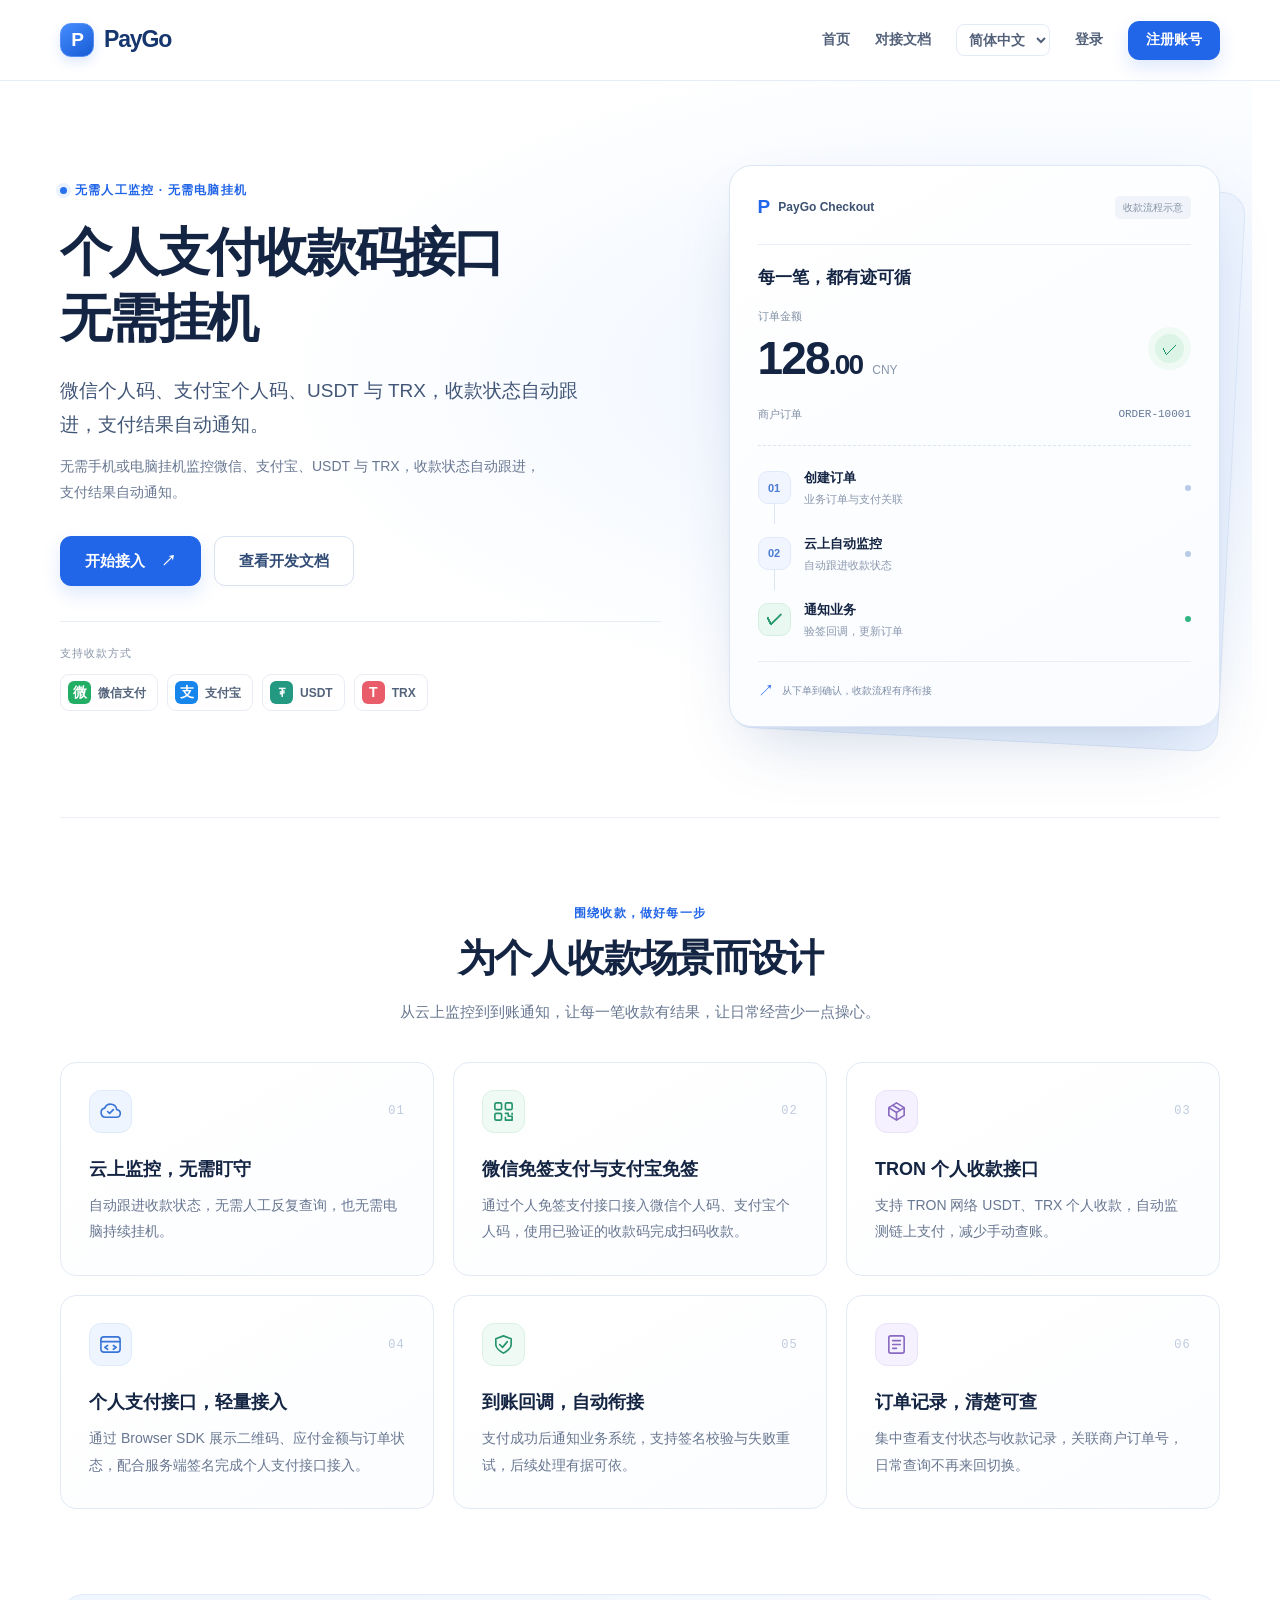
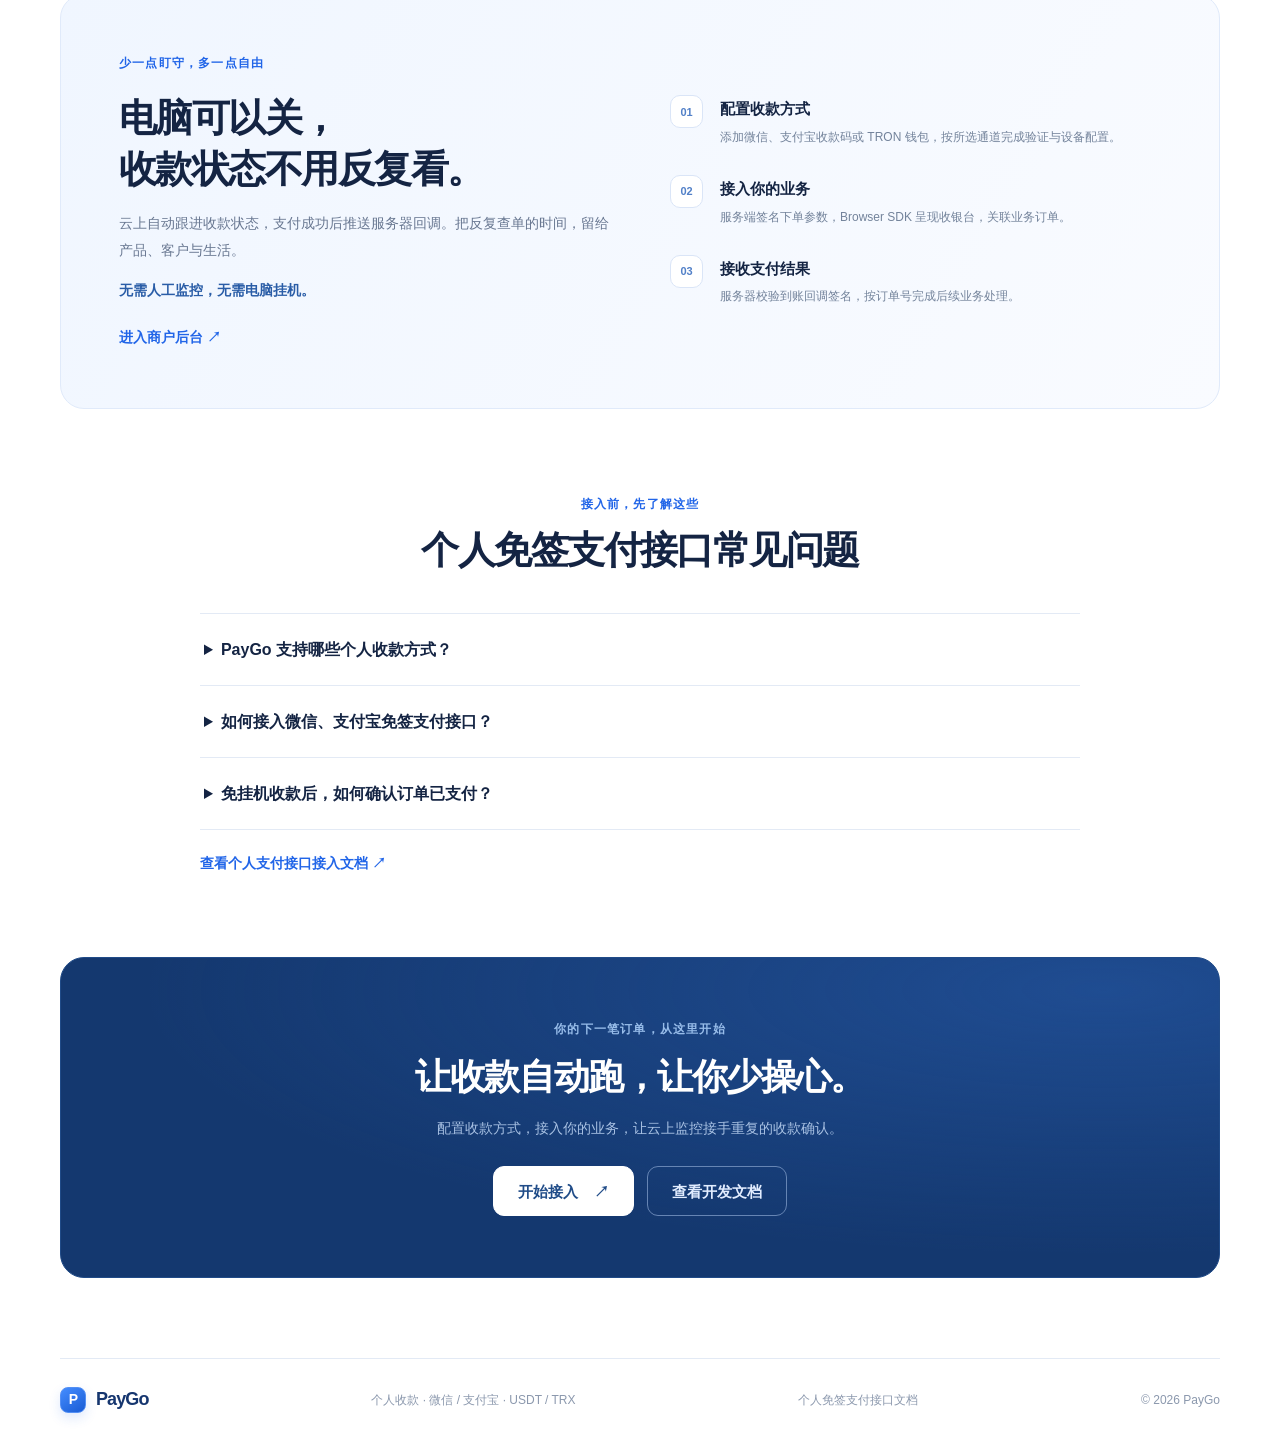
<file: index.html>
<!doctype html>
<html lang="zh-CN"><head><meta charset="UTF-8"><meta name="viewport" content="width=device-width, initial-scale=1.0"><title>PayGo个人免签支付接口 - 微信免签支付、支付宝免签与 TRON 个人收款接口,免挂机</title><meta name="description" content="PayGo个人免签支付接口，支持微信免签支付、支付宝免签与 TRON 网络 USDT、TRX 个人收款。对接个人收款码，云上自动监控收款状态，免挂机，提供 SDK 收银台、订单管理与服务器签名回调。"><meta name="keywords" content="PayGo,个人免签支付接口,微信免签支付,支付宝免签,个人收款码,TRON个人收款接口,USDT收款,TRX收款,免挂机"><meta name="robots" content="index,follow"><link rel="canonical" href="https://www.paygo2.uk/"><meta property="og:type" content="website"><meta property="og:url" content="https://www.paygo2.uk/"><meta property="og:title" content="PayGo个人免签支付接口 - 微信免签支付、支付宝免签与 TRON 个人收款接口,免挂机"><meta property="og:description" content="PayGo个人免签支付接口，支持微信免签支付、支付宝免签与 TRON 网络 USDT、TRX 个人收款。对接个人收款码，云上自动监控收款状态，免挂机，提供 SDK 收银台、订单管理与服务器签名回调。"><link rel="stylesheet" href="assets/style.css?v=20261016-seo"><meta property="og:site_name" content="PayGo"><meta property="og:locale" content="zh_CN"><meta name="twitter:card" content="summary"><meta name="twitter:title" content="PayGo个人免签支付接口 - 微信免签支付、支付宝免签与 TRON 个人收款接口,免挂机"><meta name="twitter:description" content="PayGo个人免签支付接口，支持微信免签支付、支付宝免签与 TRON 网络 USDT、TRX 个人收款。对接个人收款码，云上自动监控收款状态，免挂机，提供 SDK 收银台、订单管理与服务器签名回调。"><link rel="sitemap" type="application/xml" href="/sitemap.xml"><script type="application/ld+json" id="site-schema">{"@context": "https://schema.org", "@graph": [{"@type": "Organization", "@id": "https://www.paygo2.uk/#organization", "name": "PayGo", "url": "https://www.paygo2.uk/"}, {"@type": "WebSite", "@id": "https://www.paygo2.uk/#website", "url": "https://www.paygo2.uk/", "name": "PayGo", "publisher": {"@id": "https://www.paygo2.uk/#organization"}, "inLanguage": ["zh-CN", "zh-TW", "en"]}, {"@type": "WebPage", "@id": "https://www.paygo2.uk/#webpage", "url": "https://www.paygo2.uk/", "name": "PayGo个人免签支付接口 - 微信免签支付、支付宝免签与 TRON 个人收款接口,免挂机", "description": "PayGo个人免签支付接口，支持微信免签支付、支付宝免签与 TRON 网络 USDT、TRX 个人收款。对接个人收款码，云上自动监控收款状态，免挂机，提供 SDK 收银台、订单管理与服务器签名回调。", "inLanguage": "zh-CN", "isPartOf": {"@id": "https://www.paygo2.uk/#website"}, "about": {"@id": "https://www.paygo2.uk/#organization"}, "relatedLink": "https://www.paygo2.uk/docs/"}]}</script></head><body><header class="site-header"><nav class="navigation" aria-label="PayGo"><a class="brand" href="/"><span class="brand-mark">P</span>PayGo</a><div class="nav-links"><a aria-current="page" href="/"><span data-i18n="home">首页</span></a><a class="docs-link" href="/docs/"><span data-i18n="docs">对接文档</span></a><label class="language-select"><span data-i18n="language" class="visually-hidden">语言</span><select id="language"><option value="zh">简体中文</option><option value="zh-TW">繁體中文</option><option value="en">English</option></select></label><a href="https://app.paygo2.uk/login"><span data-i18n="login">登录</span></a><a class="button button-small" href="https://app.paygo2.uk/register"><span data-i18n="register">注册账号</span></a></div></nav></header><main><section class="hero" aria-labelledby="hero-title"><div class="hero-copy"><p class="eyebrow"><span class="eyebrow-dot" aria-hidden="true"></span><span data-i18n="eyebrow">无需人工监控 · 无需电脑挂机</span></p><h1 data-i18n="heroTitle" id="hero-title">个人支付收款码接口
无需挂机</h1><p data-i18n="heroLead" class="hero-lead">微信个人码、支付宝个人码、USDT 与 TRX，收款状态自动跟进，支付结果自动通知。</p><p data-i18n="heroDescription" class="hero-description">无需手机或电脑挂机监控微信、支付宝、USDT 与 TRX，收款状态自动跟进，支付结果自动通知。</p><div class="hero-actions"><a class="button" href="https://app.paygo2.uk/register"><span data-i18n="start">开始接入</span><span aria-hidden="true">↗</span></a><a class="button button-secondary docs-link" href="/docs/"><span data-i18n="viewDocs">查看开发文档</span></a></div><div class="supported"><p data-i18n="supported">支持收款方式</p><div class="payment-methods" aria-label="Payment methods"><span class="payment-pill"><i class="pay-mark wechat" aria-hidden="true">微</i><span data-i18n="wechat">微信支付</span></span><span class="payment-pill"><i class="pay-mark alipay" aria-hidden="true">支</i><span data-i18n="alipay">支付宝</span></span><span class="payment-pill"><i class="pay-mark usdt" aria-hidden="true">₮</i>USDT</span><span class="payment-pill"><i class="pay-mark trx" aria-hidden="true">T</i>TRX</span></div></div></div><div class="hero-panel"><div class="panel-top"><span class="panel-brand">P<span>PayGo Checkout</span></span><span data-i18n="demo" class="demo-label">收款流程示意</span></div><h2 data-i18n="panelTitle">每一笔，都有迹可循</h2><div class="order-summary"><div><span data-i18n="panelLabel" class="amount-label">订单金额</span><strong>128<span>.00</span><small>CNY</small></strong></div><span class="order-check" aria-hidden="true">✓</span></div><div class="order-meta"><span data-i18n="orderLabel">商户订单</span><code>ORDER-10001</code></div><ol class="payment-timeline"><li><span class="timeline-icon">01</span><div><strong data-i18n="orderCreated">创建订单</strong><small data-i18n="orderDesc">业务订单与支付关联</small></div><span class="timeline-dot" aria-hidden="true"></span></li><li><span class="timeline-icon">02</span><div><strong data-i18n="monitoring">云上自动监控</strong><small data-i18n="monitorDesc">自动跟进收款状态</small></div><span class="timeline-dot" aria-hidden="true"></span></li><li><span class="timeline-icon">✓</span><div><strong data-i18n="paid">通知业务</strong><small data-i18n="callback">验签回调，更新订单</small></div><span class="timeline-dot" aria-hidden="true"></span></li></ol><div class="panel-note"><span aria-hidden="true">↗</span><span data-i18n="panelNote">从下单到确认，收款流程有序衔接</span></div></div></section><section class="features section" aria-labelledby="features-title"><div class="section-heading"><p data-i18n="capabilities" class="eyebrow">围绕收款，做好每一步</p><h2 data-i18n="featuresTitle" id="features-title">为个人收款场景而设计</h2><p data-i18n="featuresLead">从云上监控到到账通知，让每一笔收款有结果，让日常经营少一点操心。</p></div><div class="feature-grid"><article class="feature-card"><div class="feature-top"><span class="feature-icon"><svg viewBox="0 0 24 24" fill="none" stroke="currentColor" stroke-width="1.7" stroke-linecap="round" stroke-linejoin="round" aria-hidden="true"><path d="M7 18h11a4 4 0 0 0 .5-8A6.5 6.5 0 0 0 6 8.5 4.8 4.8 0 0 0 7 18z"/><path d="m9 12 2 2 4-4"/></svg></span><span class="feature-number" aria-hidden="true">01</span></div><h3 data-i18n="f1">云上监控，无需盯守</h3><p data-i18n="f1d">自动跟进收款状态，无需人工反复查询，也无需电脑持续挂机。</p></article><article class="feature-card"><div class="feature-top"><span class="feature-icon"><svg viewBox="0 0 24 24" fill="none" stroke="currentColor" stroke-width="1.7" stroke-linecap="round" stroke-linejoin="round" aria-hidden="true"><rect x="3" y="3" width="7" height="7" rx="1.5"/><rect x="14" y="3" width="7" height="7" rx="1.5"/><rect x="3" y="14" width="7" height="7" rx="1.5"/><path d="M14 14h3v3h4v4h-7v-3m7-4v1"/></svg></span><span class="feature-number" aria-hidden="true">02</span></div><h3 data-i18n="f2">微信免签支付与支付宝免签</h3><p data-i18n="f2d">通过个人免签支付接口接入微信个人码、支付宝个人码，使用已验证的收款码完成扫码收款。</p></article><article class="feature-card"><div class="feature-top"><span class="feature-icon"><svg viewBox="0 0 24 24" fill="none" stroke="currentColor" stroke-width="1.7" stroke-linecap="round" stroke-linejoin="round" aria-hidden="true"><path d="m12 3 8 5v8l-8 5-8-5V8zM4 8l8 5 8-5M12 13v8M8 5.5l8 5"/></svg></span><span class="feature-number" aria-hidden="true">03</span></div><h3 data-i18n="f3">TRON 个人收款接口</h3><p data-i18n="f3d">支持 TRON 网络 USDT、TRX 个人收款，自动监测链上支付，减少手动查账。</p></article><article class="feature-card"><div class="feature-top"><span class="feature-icon"><svg viewBox="0 0 24 24" fill="none" stroke="currentColor" stroke-width="1.7" stroke-linecap="round" stroke-linejoin="round" aria-hidden="true"><rect x="2" y="4" width="20" height="16" rx="3"/><path d="M2 9h20m-13 4-3 2 3 2m6-4 3 2-3 2"/></svg></span><span class="feature-number" aria-hidden="true">04</span></div><h3 data-i18n="f4">个人支付接口，轻量接入</h3><p data-i18n="f4d">通过 Browser SDK 展示二维码、应付金额与订单状态，配合服务端签名完成个人支付接口接入。</p></article><article class="feature-card"><div class="feature-top"><span class="feature-icon"><svg viewBox="0 0 24 24" fill="none" stroke="currentColor" stroke-width="1.7" stroke-linecap="round" stroke-linejoin="round" aria-hidden="true"><path d="m12 3 8 3v6c0 5-8 9-8 9s-8-4-8-9V6z"/><path d="m8 12 3 3 5-6"/></svg></span><span class="feature-number" aria-hidden="true">05</span></div><h3 data-i18n="f5">到账回调，自动衔接</h3><p data-i18n="f5d">支付成功后通知业务系统，支持签名校验与失败重试，后续处理有据可依。</p></article><article class="feature-card"><div class="feature-top"><span class="feature-icon"><svg viewBox="0 0 24 24" fill="none" stroke="currentColor" stroke-width="1.7" stroke-linecap="round" stroke-linejoin="round" aria-hidden="true"><rect x="4" y="3" width="16" height="18" rx="2"/><path d="M8 8h8M8 12h8M8 16h4"/></svg></span><span class="feature-number" aria-hidden="true">06</span></div><h3 data-i18n="f6">订单记录，清楚可查</h3><p data-i18n="f6d">集中查看支付状态与收款记录，关联商户订单号，日常查询不再来回切换。</p></article></div></section><section class="benefit section"><div class="benefit-copy"><p data-i18n="benefitEyebrow" class="eyebrow">少一点盯守，多一点自由</p><h2 data-i18n="benefitTitle">电脑可以关，
收款状态不用反复看。</h2><p data-i18n="benefitBody">云上自动跟进收款状态，支付成功后推送服务器回调。把反复查单的时间，留给产品、客户与生活。</p><p data-i18n="benefitHighlight" class="benefit-highlight">无需人工监控，无需电脑挂机。</p><a class="text-link" href="https://app.paygo2.uk"><span data-i18n="usePaygo">进入商户后台</span> ↗</a></div><ol class="setup-steps"><li><span class="step-number">01</span><div><h3 data-i18n="step1">配置收款方式</h3><p data-i18n="step1d">添加微信、支付宝收款码或 TRON 钱包，按所选通道完成验证与设备配置。</p></div></li><li><span class="step-number">02</span><div><h3 data-i18n="step2">接入你的业务</h3><p data-i18n="step2d">服务端签名下单参数，Browser SDK 呈现收银台，关联业务订单。</p></div></li><li><span class="step-number">03</span><div><h3 data-i18n="step3">接收支付结果</h3><p data-i18n="step3d">服务器校验到账回调签名，按订单号完成后续业务处理。</p></div></li></ol></section><section class="faq section" aria-labelledby="faq-title"><div class="section-heading"><p class="eyebrow" data-i18n="faqEyebrow">接入前，先了解这些</p><h2 id="faq-title" data-i18n="faqTitle">个人免签支付接口常见问题</h2></div><div class="faq-list"><details><summary><span data-i18n="faqQ1">PayGo 支持哪些个人收款方式？</span></summary><p data-i18n="faqA1">支持微信个人码、支付宝个人码，以及 TRON 网络的 USDT、TRX 收款。商户可在后台配置收款方式，按通道要求完成收款码验证、钱包或设备配置。</p></details><details><summary><span data-i18n="faqQ2">如何接入微信、支付宝免签支付接口？</span></summary><p data-i18n="faqA2">在商户后台获取 PID 和 SECRET，配置收款方式、回调地址与 Origin 白名单。由商户服务端签名下单参数，再使用 Browser SDK 展示收银台；支付结果通过服务器回调通知。</p></details><details><summary><span data-i18n="faqQ3">免挂机收款后，如何确认订单已支付？</span></summary><p data-i18n="faqA3">云上自动跟进支付状态。支付成功后，PayGo 向配置的服务器回调地址推送通知；业务系统验签后按商户订单号处理。回调支持失败重试，浏览器成功提示仅用于展示。</p></details></div><a class="text-link docs-link" href="/docs/"><span data-i18n="faqDocs">查看个人支付接口接入文档</span> ↗</a></section><section class="cta section"><p data-i18n="ctaEyebrow" class="eyebrow">你的下一笔订单，从这里开始</p><h2 data-i18n="ctaTitle">让收款自动跑，让你少操心。</h2><p data-i18n="ctaBody">配置收款方式，接入你的业务，让云上监控接手重复的收款确认。</p><div class="hero-actions"><a class="button" href="https://app.paygo2.uk/register"><span data-i18n="start">开始接入</span><span aria-hidden="true">↗</span></a><a class="button button-secondary docs-link" href="/docs/"><span data-i18n="viewDocs">查看开发文档</span></a></div></section></main><footer class="site-footer"><a class="brand" href="/"><span class="brand-mark">P</span>PayGo</a><p data-i18n="footer">个人收款 · 微信 / 支付宝 · USDT / TRX</p><a class="docs-link" href="/docs/"><span data-i18n="footerDocs">个人免签支付接口文档</span></a><p>© 2026 PayGo</p></footer><script>const copy={"zh": {"home": "首页", "docs": "对接文档", "language": "语言", "login": "登录", "register": "注册账号", "eyebrow": "无需人工监控 · 无需电脑挂机", "heroTitle": "个人支付收款码接口\n无需挂机", "heroLead": "微信个人码、支付宝个人码、USDT 与 TRX，收款状态自动跟进，支付结果自动通知。", "heroDescription": "无需手机或电脑挂机监控微信、支付宝、USDT 与 TRX，收款状态自动跟进，支付结果自动通知。", "start": "开始接入", "viewDocs": "查看开发文档", "supported": "支持收款方式", "wechat": "微信支付", "alipay": "支付宝", "tron": "TRON 网络", "demo": "收款流程示意", "panelTitle": "每一笔，都有迹可循", "panelLabel": "订单金额", "orderLabel": "商户订单", "orderCreated": "创建订单", "orderDesc": "业务订单与支付关联", "monitoring": "云上自动监控", "monitorDesc": "自动跟进收款状态", "paid": "通知业务", "callback": "验签回调，更新订单", "panelNote": "从下单到确认，收款流程有序衔接", "capabilities": "围绕收款，做好每一步", "featuresTitle": "为个人收款场景而设计", "featuresLead": "从云上监控到到账通知，让每一笔收款有结果，让日常经营少一点操心。", "f1": "云上监控，无需盯守", "f1d": "自动跟进收款状态，无需人工反复查询，也无需电脑持续挂机。", "f2": "微信免签支付与支付宝免签", "f2d": "通过个人免签支付接口接入微信个人码、支付宝个人码，使用已验证的收款码完成扫码收款。", "f3": "TRON 个人收款接口", "f3d": "支持 TRON 网络 USDT、TRX 个人收款，自动监测链上支付，减少手动查账。", "f4": "个人支付接口，轻量接入", "f4d": "通过 Browser SDK 展示二维码、应付金额与订单状态，配合服务端签名完成个人支付接口接入。", "f5": "到账回调，自动衔接", "f5d": "支付成功后通知业务系统，支持签名校验与失败重试，后续处理有据可依。", "f6": "订单记录，清楚可查", "f6d": "集中查看支付状态与收款记录，关联商户订单号，日常查询不再来回切换。", "benefitEyebrow": "少一点盯守，多一点自由", "benefitTitle": "电脑可以关，\n收款状态不用反复看。", "benefitBody": "云上自动跟进收款状态，支付成功后推送服务器回调。把反复查单的时间，留给产品、客户与生活。", "benefitHighlight": "无需人工监控，无需电脑挂机。", "usePaygo": "进入商户后台", "step1": "配置收款方式", "step1d": "添加微信、支付宝收款码或 TRON 钱包，按所选通道完成验证与设备配置。", "step2": "接入你的业务", "step2d": "服务端签名下单参数，Browser SDK 呈现收银台，关联业务订单。", "step3": "接收支付结果", "step3d": "服务器校验到账回调签名，按订单号完成后续业务处理。", "ctaEyebrow": "你的下一笔订单，从这里开始", "ctaTitle": "让收款自动跑，让你少操心。", "ctaBody": "配置收款方式，接入你的业务，让云上监控接手重复的收款确认。", "footer": "个人收款 · 微信 / 支付宝 · USDT / TRX", "title": "PayGo个人免签支付接口 - 微信免签支付、支付宝免签与 TRON 个人收款接口,免挂机", "description": "PayGo个人免签支付接口，支持微信免签支付、支付宝免签与 TRON 网络 USDT、TRX 个人收款。对接个人收款码，云上自动监控收款状态，免挂机，提供 SDK 收银台、订单管理与服务器签名回调。", "faqEyebrow": "接入前，先了解这些", "faqTitle": "个人免签支付接口常见问题", "faqQ1": "PayGo 支持哪些个人收款方式？", "faqA1": "支持微信个人码、支付宝个人码，以及 TRON 网络的 USDT、TRX 收款。商户可在后台配置收款方式，按通道要求完成收款码验证、钱包或设备配置。", "faqQ2": "如何接入微信、支付宝免签支付接口？", "faqA2": "在商户后台获取 PID 和 SECRET，配置收款方式、回调地址与 Origin 白名单。由商户服务端签名下单参数，再使用 Browser SDK 展示收银台；支付结果通过服务器回调通知。", "faqQ3": "免挂机收款后，如何确认订单已支付？", "faqA3": "云上自动跟进支付状态。支付成功后，PayGo 向配置的服务器回调地址推送通知；业务系统验签后按商户订单号处理。回调支持失败重试，浏览器成功提示仅用于展示。", "faqDocs": "查看个人支付接口接入文档", "footerDocs": "个人免签支付接口文档"}, "en": {"home": "Home", "docs": "Developer docs", "language": "Language", "login": "Sign in", "register": "Register", "eyebrow": "No manual checking · No computer left running", "heroTitle": "Personal payment QR API\nNo device left running", "heroLead": "Personal WeChat and Alipay QR codes, USDT, and TRX, with automatic payment tracking and notifications.", "heroDescription": "No phone or computer needs to stay running to monitor WeChat, Alipay, USDT, or TRX. Payment status is tracked automatically and payment results are sent to your system.", "start": "Get started", "viewDocs": "Read the docs", "supported": "Payment methods", "wechat": "WeChat Pay", "alipay": "Alipay", "tron": "TRON network", "demo": "Illustrative payment flow", "panelTitle": "Every payment, a clear trail", "panelLabel": "Order amount", "orderLabel": "Merchant order", "orderCreated": "Create an order", "orderDesc": "Link business and payment orders", "monitoring": "Monitor in the cloud", "monitorDesc": "Automatically track payment status", "paid": "Notify your system", "callback": "Verify the callback, update the order", "panelNote": "A connected flow from order to confirmation", "capabilities": "Every step of collecting payments", "featuresTitle": "Built for personal collections", "featuresLead": "From cloud monitoring to payment notifications, spend less time checking and more time on your business.", "f1": "Cloud monitoring", "f1d": "Track payment status automatically, without repeated manual checks or a computer left running.", "f2": "WeChat & Alipay personal QR payments", "f2d": "Connect verified personal WeChat and Alipay QR codes through the PayGo personal payment API.", "f3": "TRON personal payment API", "f3d": "Accept USDT and TRX on TRON, with automatic on-chain payment monitoring and fewer manual checks.", "f4": "A lightweight personal payment API", "f4d": "Use the Browser SDK to display QR codes, amounts, and order status, with order fields signed on your server.", "f5": "Automatic payment callbacks", "f5d": "Notify your system after payment, with signature verification and retries for failed deliveries.", "f6": "Clear, searchable orders", "f6d": "Review payment status and records in one place, linked to your merchant order numbers.", "benefitEyebrow": "Less watching. More freedom.", "benefitTitle": "Turn off your computer.\nStop refreshing orders.", "benefitBody": "Monitor payment status in the cloud and receive server callbacks after payment. Keep more time for your product, customers, and life.", "benefitHighlight": "No manual monitoring. No computer left running.", "usePaygo": "Open merchant console", "step1": "Configure payment methods", "step1d": "Add WeChat or Alipay QR codes, or a TRON wallet. Complete the verification and device setup required by your channel.", "step2": "Connect your product", "step2d": "Sign order fields on your server and use the Browser SDK to show checkout, linked to your business order.", "step3": "Receive payment results", "step3d": "Verify callback signatures on your server and handle the next step using the merchant order number.", "ctaEyebrow": "Your next order starts here", "ctaTitle": "Let payments run. Keep your focus.", "ctaBody": "Configure your payment methods and connect your business. Let cloud monitoring handle routine payment checks.", "footer": "Personal payments · WeChat / Alipay · USDT / TRX", "title": "PayGo Personal QR Payment API - WeChat, Alipay & TRON | No Device Left Running", "description": "PayGo personal payment API connects WeChat and Alipay personal QR codes with USDT and TRX on TRON. Cloud payment monitoring, no idle devices, SDK checkout, order management, and signed server callbacks.", "faqEyebrow": "Before you integrate", "faqTitle": "Personal payment API questions", "faqQ1": "Which personal payment methods does PayGo support?", "faqA1": "PayGo supports personal WeChat and Alipay QR codes, plus USDT and TRX on TRON. Configure payment methods in the merchant console and complete QR verification, wallet, or device setup as required by the channel.", "faqQ2": "How do I integrate WeChat and Alipay payments?", "faqA2": "Get your PID and SECRET in the merchant console, then configure payment methods, a callback URL, and the Origin allowlist. Sign order fields on your server and display checkout with the Browser SDK. Your server receives payment callbacks.", "faqQ3": "How do I confirm payment without manually watching orders?", "faqA3": "PayGo tracks payment status in the cloud and sends a callback after payment. Verify the signature on your server, then process the merchant order number. Failed deliveries are retried; browser success messages are only for display.", "faqDocs": "Read the personal payment API guide", "footerDocs": "Personal payment API docs"}, "zh-TW": {"home": "首頁", "docs": "串接文件", "language": "語言", "login": "登入", "register": "註冊帳號", "eyebrow": "無需人工監控 · 無需電腦掛機", "heroTitle": "個人支付收款碼介面\n無需掛機", "heroLead": "微信個人碼、支付寶個人碼、USDT 與 TRX，收款狀態自動跟進，支付結果自動通知。", "heroDescription": "無需手機或電腦掛機監控微信、支付寶、USDT 與 TRX，收款狀態自動跟進，支付結果自動通知。", "start": "開始串接", "viewDocs": "查看開發文件", "supported": "支援收款方式", "wechat": "微信支付", "alipay": "支付寶", "tron": "TRON 網路", "demo": "收款流程示意", "panelTitle": "每一筆，都有跡可循", "panelLabel": "訂單金額", "orderLabel": "商戶訂單", "orderCreated": "建立訂單", "orderDesc": "業務訂單與支付關聯", "monitoring": "雲上自動監控", "monitorDesc": "自動跟進收款狀態", "paid": "通知業務", "callback": "驗簽回呼，更新訂單", "panelNote": "從下單到確認，收款流程有序銜接", "capabilities": "圍繞收款，做好每一步", "featuresTitle": "為個人收款場景而設計", "featuresLead": "從雲上監控到到帳通知，讓每一筆收款有結果，讓日常經營少一點操心。", "f1": "雲上監控，無需盯守", "f1d": "自動跟進收款狀態，無需人工反覆查詢，也無需電腦持續掛機。", "f2": "微信免簽支付與支付寶免簽", "f2d": "透過個人免簽支付介面串接微信個人碼、支付寶個人碼，使用已驗證的收款碼完成掃碼收款。", "f3": "TRON 個人收款介面", "f3d": "支援 TRON 網路 USDT、TRX 個人收款，自動監測鏈上支付，減少手動查帳。", "f4": "個人支付介面，輕量串接", "f4d": "透過 Browser SDK 顯示二維碼、應付金額與訂單狀態，配合伺服器簽名完成個人支付介面串接。", "f5": "到帳回呼，自動銜接", "f5d": "支付成功後通知業務系統，支援簽名校驗與失敗重試，後續處理有據可依。", "f6": "訂單紀錄，清楚可查", "f6d": "集中查看支付狀態與收款紀錄，關聯商戶訂單號，日常查詢不再來回切換。", "benefitEyebrow": "少一點盯守，多一點自由", "benefitTitle": "電腦可以關，\n收款狀態不用反覆看。", "benefitBody": "雲上自動跟進收款狀態，支付成功後推送伺服器回呼。把反覆查單的時間，留給產品、客戶與生活。", "benefitHighlight": "無需人工監控，無需電腦掛機。", "usePaygo": "進入商戶後台", "step1": "設定收款方式", "step1d": "新增微信、支付寶收款碼或 TRON 錢包，依所選通道完成驗證與裝置設定。", "step2": "串接你的業務", "step2d": "伺服器簽名下單參數，Browser SDK 呈現收銀台，關聯業務訂單。", "step3": "接收支付結果", "step3d": "伺服器校驗到帳回呼簽名，依訂單號完成後續業務處理。", "ctaEyebrow": "你的下一筆訂單，從這裡開始", "ctaTitle": "讓收款自動跑，讓你少操心。", "ctaBody": "設定收款方式，串接你的業務，讓雲上監控接手重複的收款確認。", "footer": "個人收款 · 微信 / 支付寶 · USDT / TRX", "title": "PayGo個人免簽支付介面 - 微信免簽支付、支付寶免簽與 TRON 個人收款介面,免掛機", "description": "PayGo個人免簽支付介面，支援微信免簽支付、支付寶免簽與 TRON 網路 USDT、TRX 個人收款。串接個人收款碼，雲上自動監控收款狀態，免掛機，提供 SDK 收銀台、訂單管理與伺服器簽名回呼。", "faqEyebrow": "串接前，先了解這些", "faqTitle": "個人免簽支付介面常見問題", "faqQ1": "PayGo 支援哪些個人收款方式？", "faqA1": "支援微信個人碼、支付寶個人碼，以及 TRON 網路的 USDT、TRX 收款。商戶可在後台設定收款方式，依通道要求完成收款碼驗證、錢包或裝置設定。", "faqQ2": "如何串接微信、支付寶免簽支付介面？", "faqA2": "在商戶後台取得 PID 和 SECRET，設定收款方式、回呼網址與 Origin 白名單。由商戶伺服器簽名下單參數，再使用 Browser SDK 顯示收銀台；支付結果透過伺服器回呼通知。", "faqQ3": "免掛機收款後，如何確認訂單已支付？", "faqA3": "雲上自動跟進支付狀態。支付成功後，PayGo 向設定的伺服器回呼網址推送通知；業務系統驗簽後依商戶訂單號處理。回呼支援失敗重試，瀏覽器成功提示僅用於顯示。", "faqDocs": "查看個人支付介面串接文件", "footerDocs": "個人免簽支付介面文件"}};
const requested=new URLSearchParams(location.search).get('lang');const lang=copy[requested]?requested:'zh';const text=copy[lang];document.documentElement.lang=lang==='zh-TW'?'zh-Hant':lang==='en'?'en':'zh-CN';document.title=text.title;document.querySelector('meta[name=description]').content=text.description;document.querySelector('meta[property="og:title"]').content=text.title;document.querySelector('meta[property="og:description"]').content=text.description;document.querySelector('meta[name="twitter:title"]').content=text.title;document.querySelector('meta[name="twitter:description"]').content=text.description;document.querySelector('meta[property="og:locale"]').content=lang==='en'?'en_US':lang==='zh-TW'?'zh_TW':'zh_CN';const schemaNode=document.querySelector('#site-schema');const schema=JSON.parse(schemaNode.textContent);const page=schema['@graph'].find(item=>item['@type']==='WebPage');page.name=text.title;page.description=text.description;page.inLanguage=lang==='zh'?'zh-CN':lang;schemaNode.textContent=JSON.stringify(schema);document.querySelectorAll('[data-i18n]').forEach(node=>node.textContent=text[node.dataset.i18n]||node.textContent);document.querySelectorAll('.docs-link').forEach(link=>link.href='/docs/?lang='+encodeURIComponent(lang));const picker=document.querySelector('#language');picker.value=lang;picker.addEventListener('change',()=>location.href='/?lang='+encodeURIComponent(picker.value));</script></body></html>
</file>
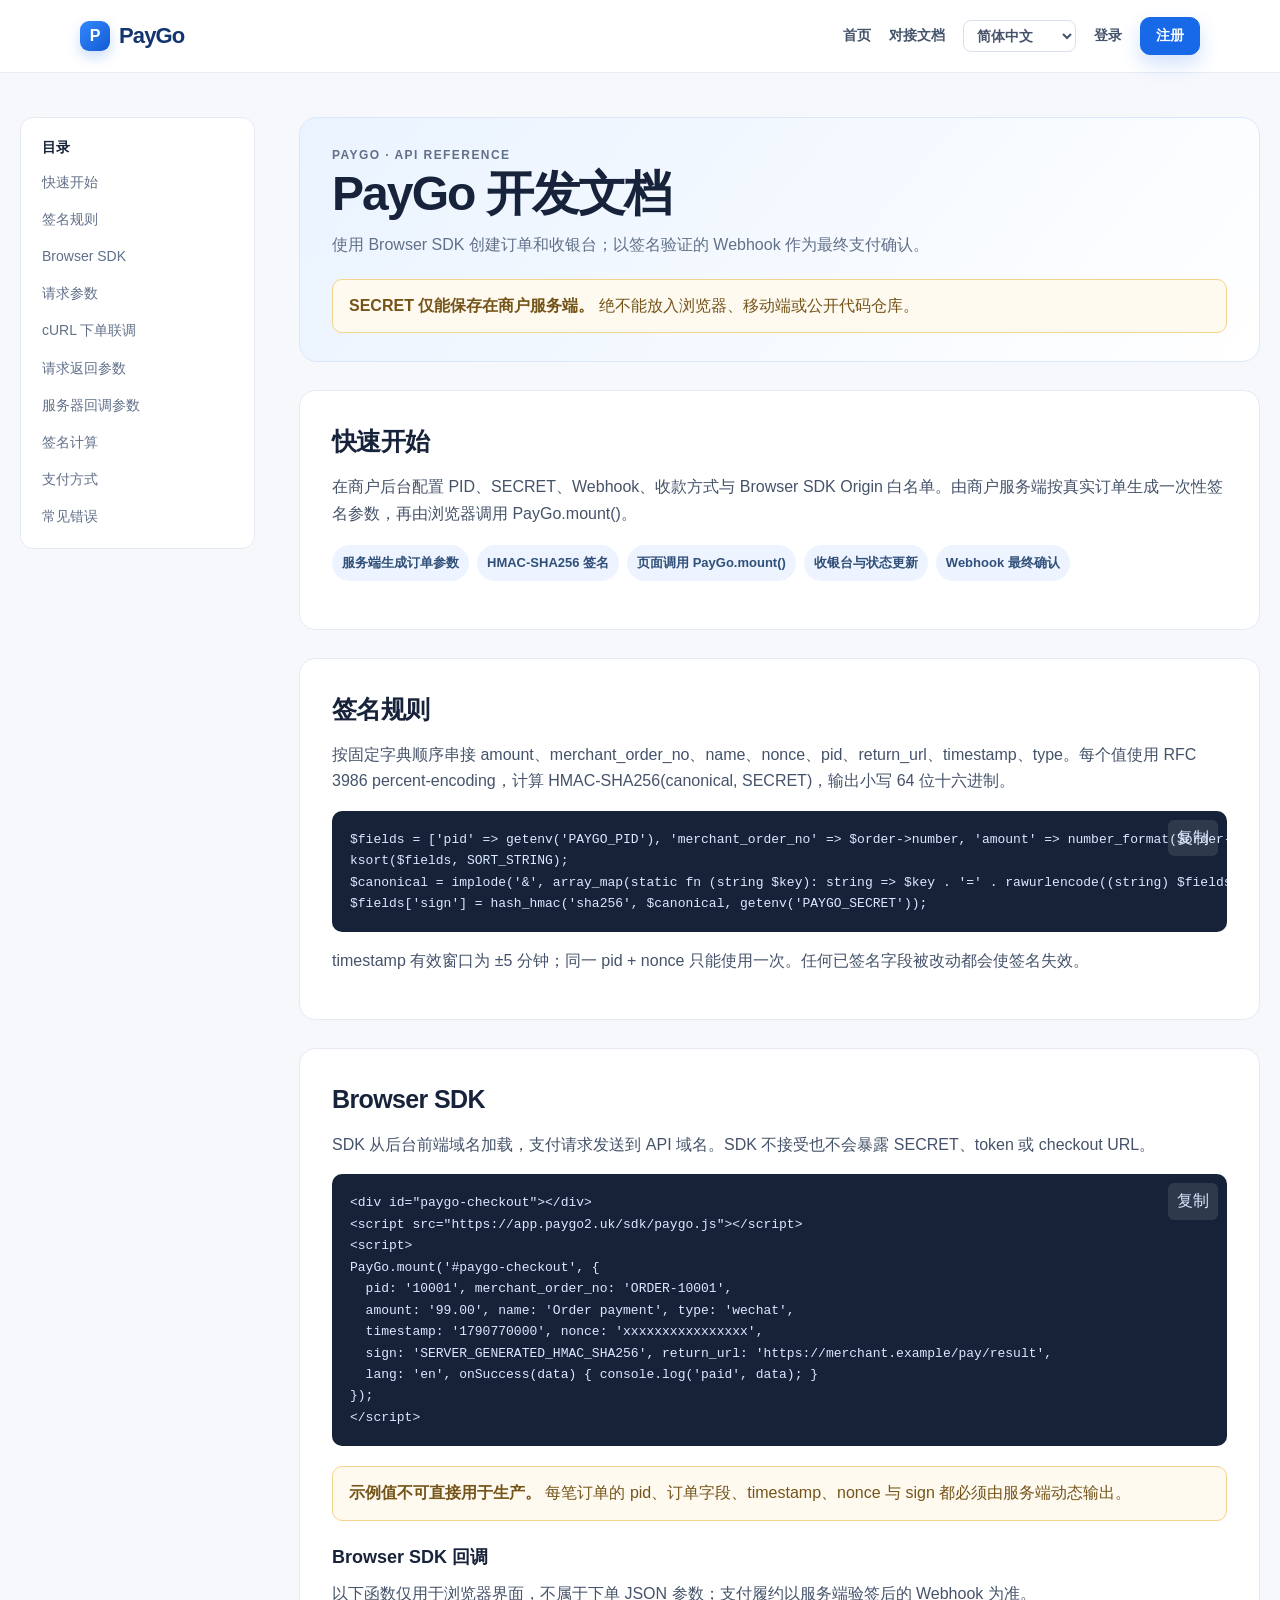
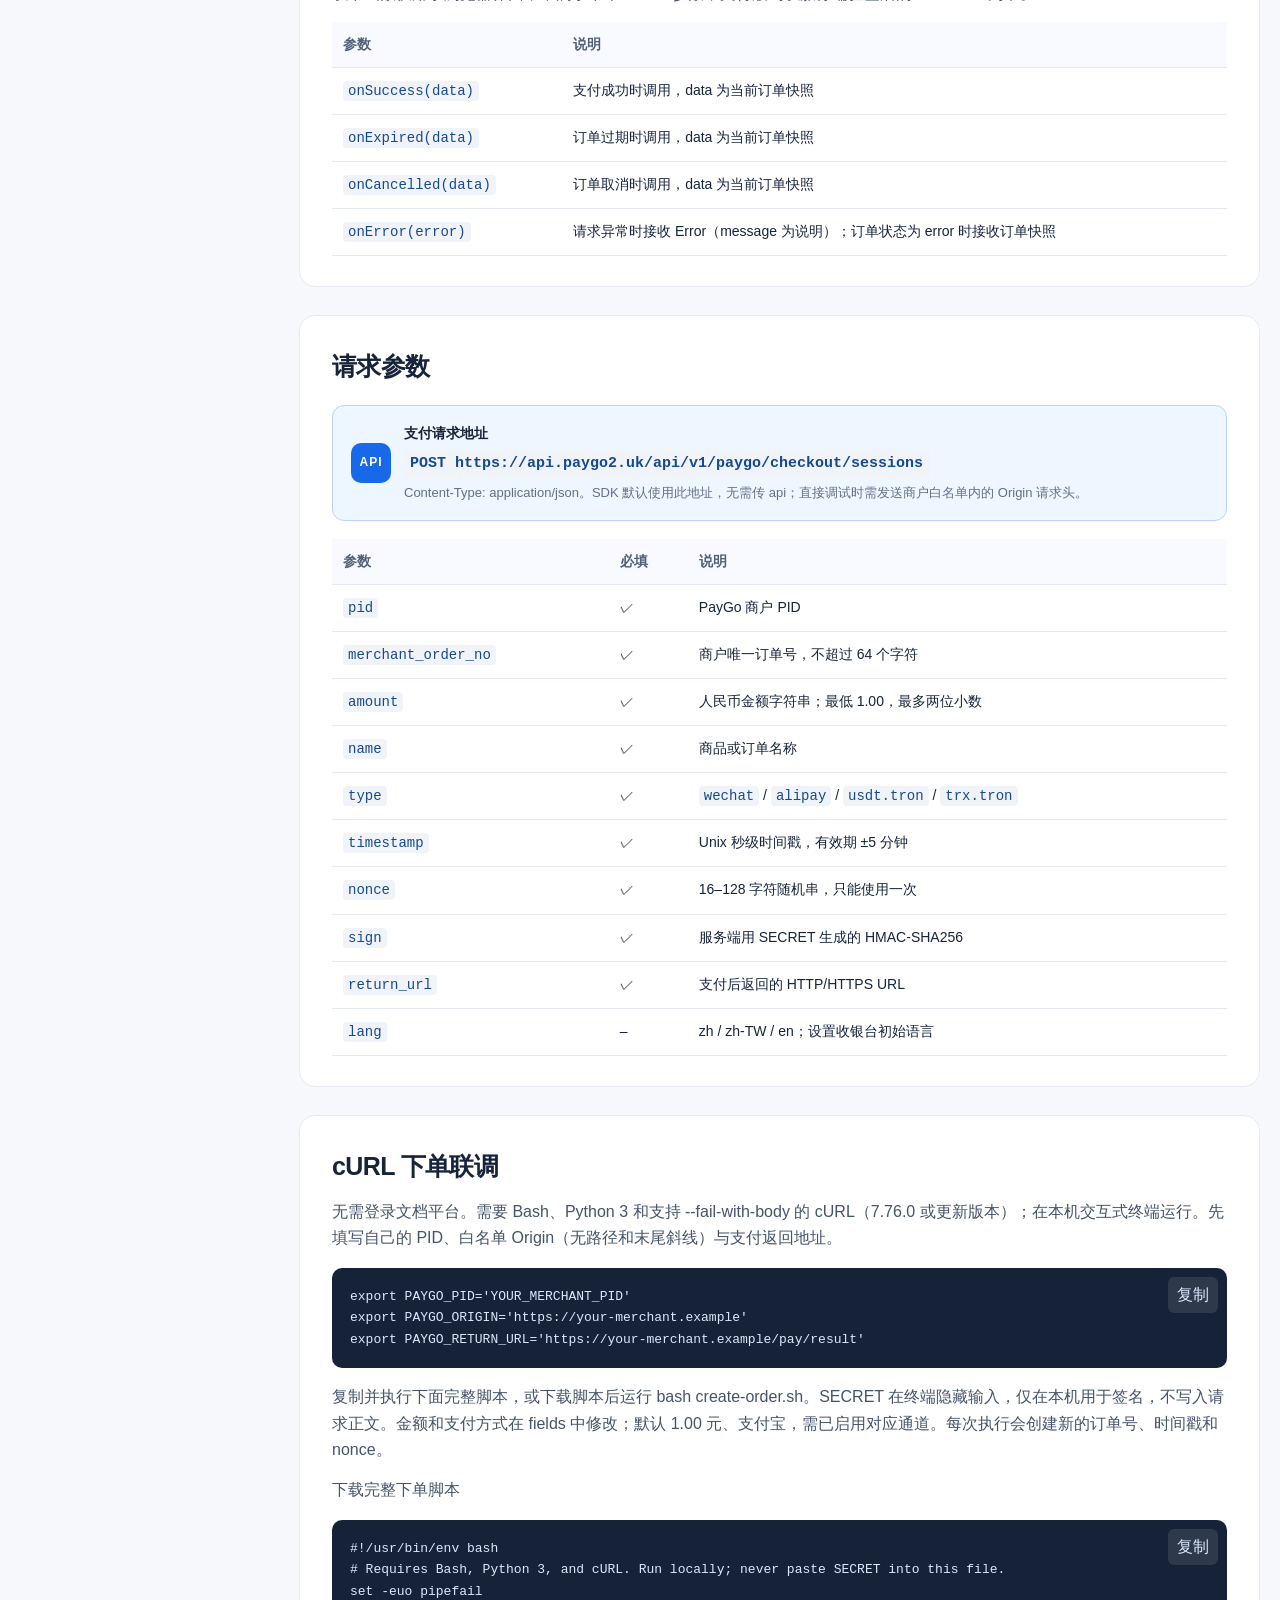
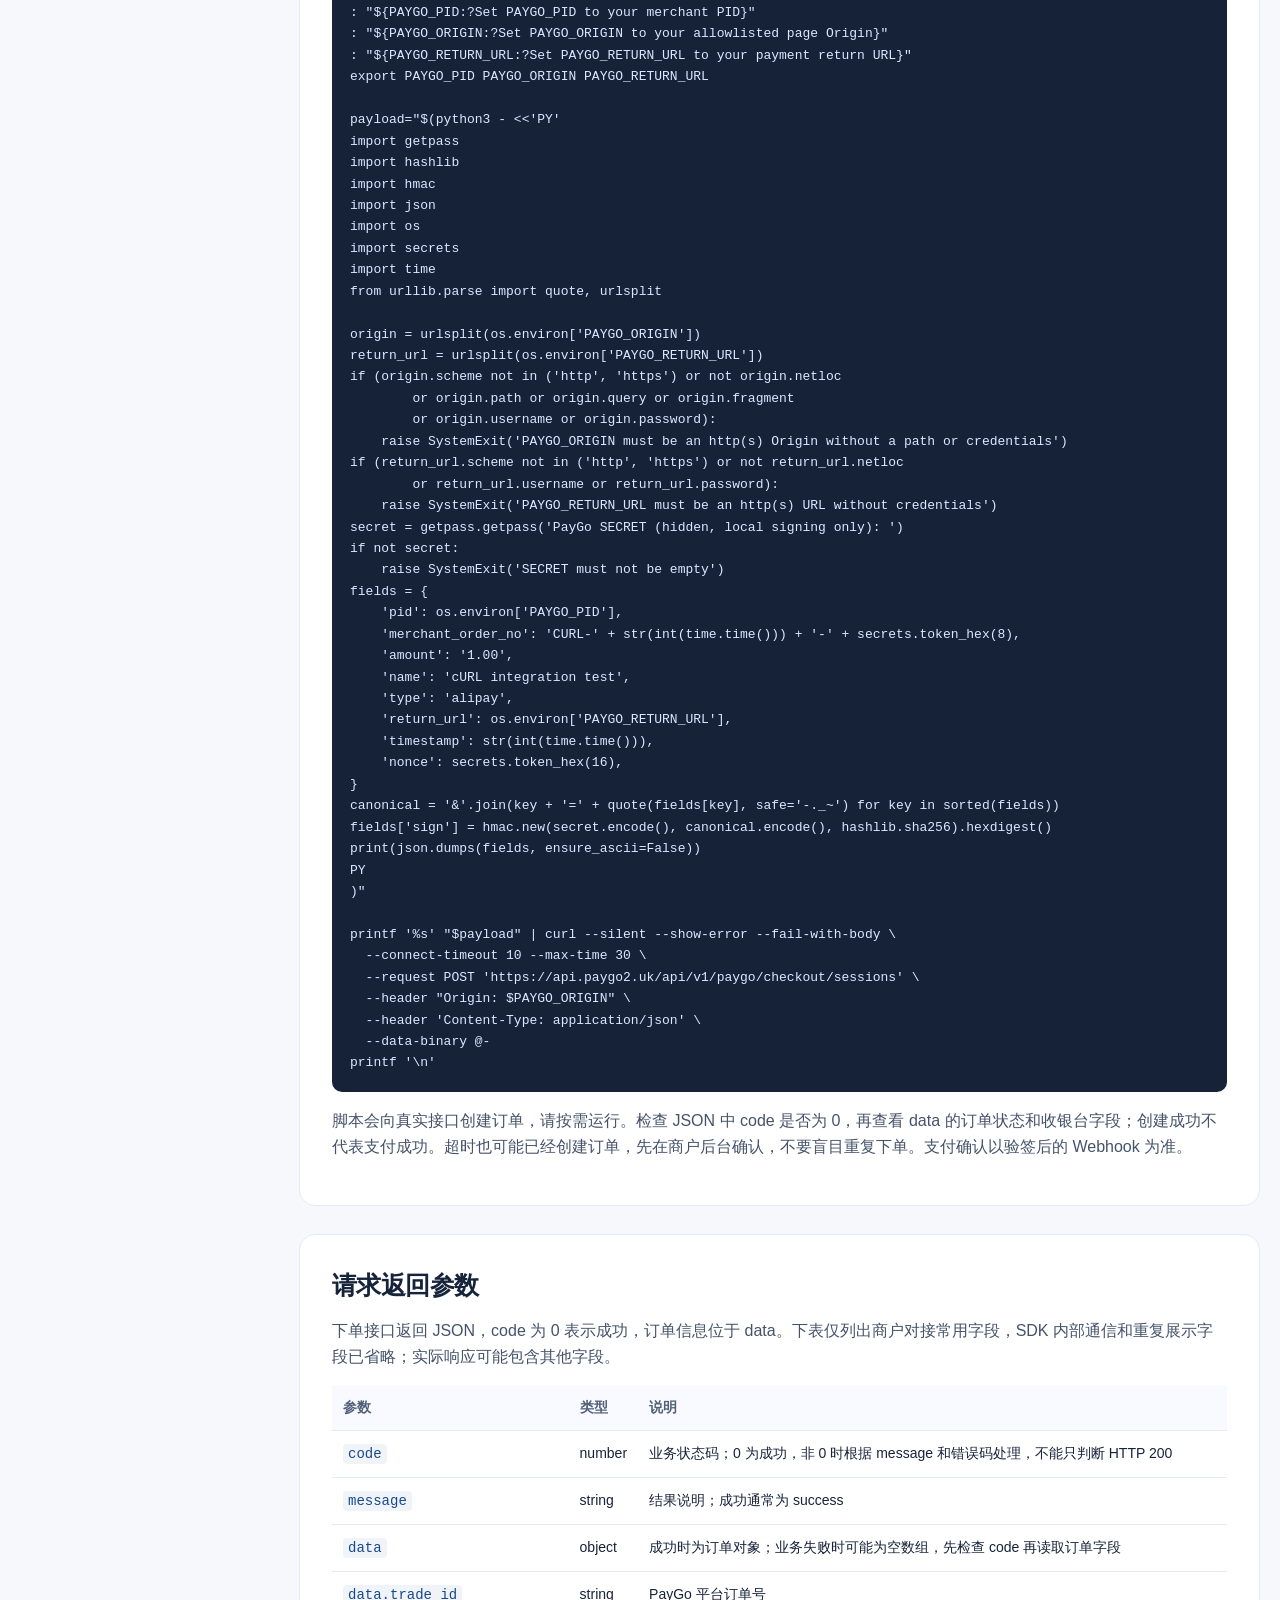
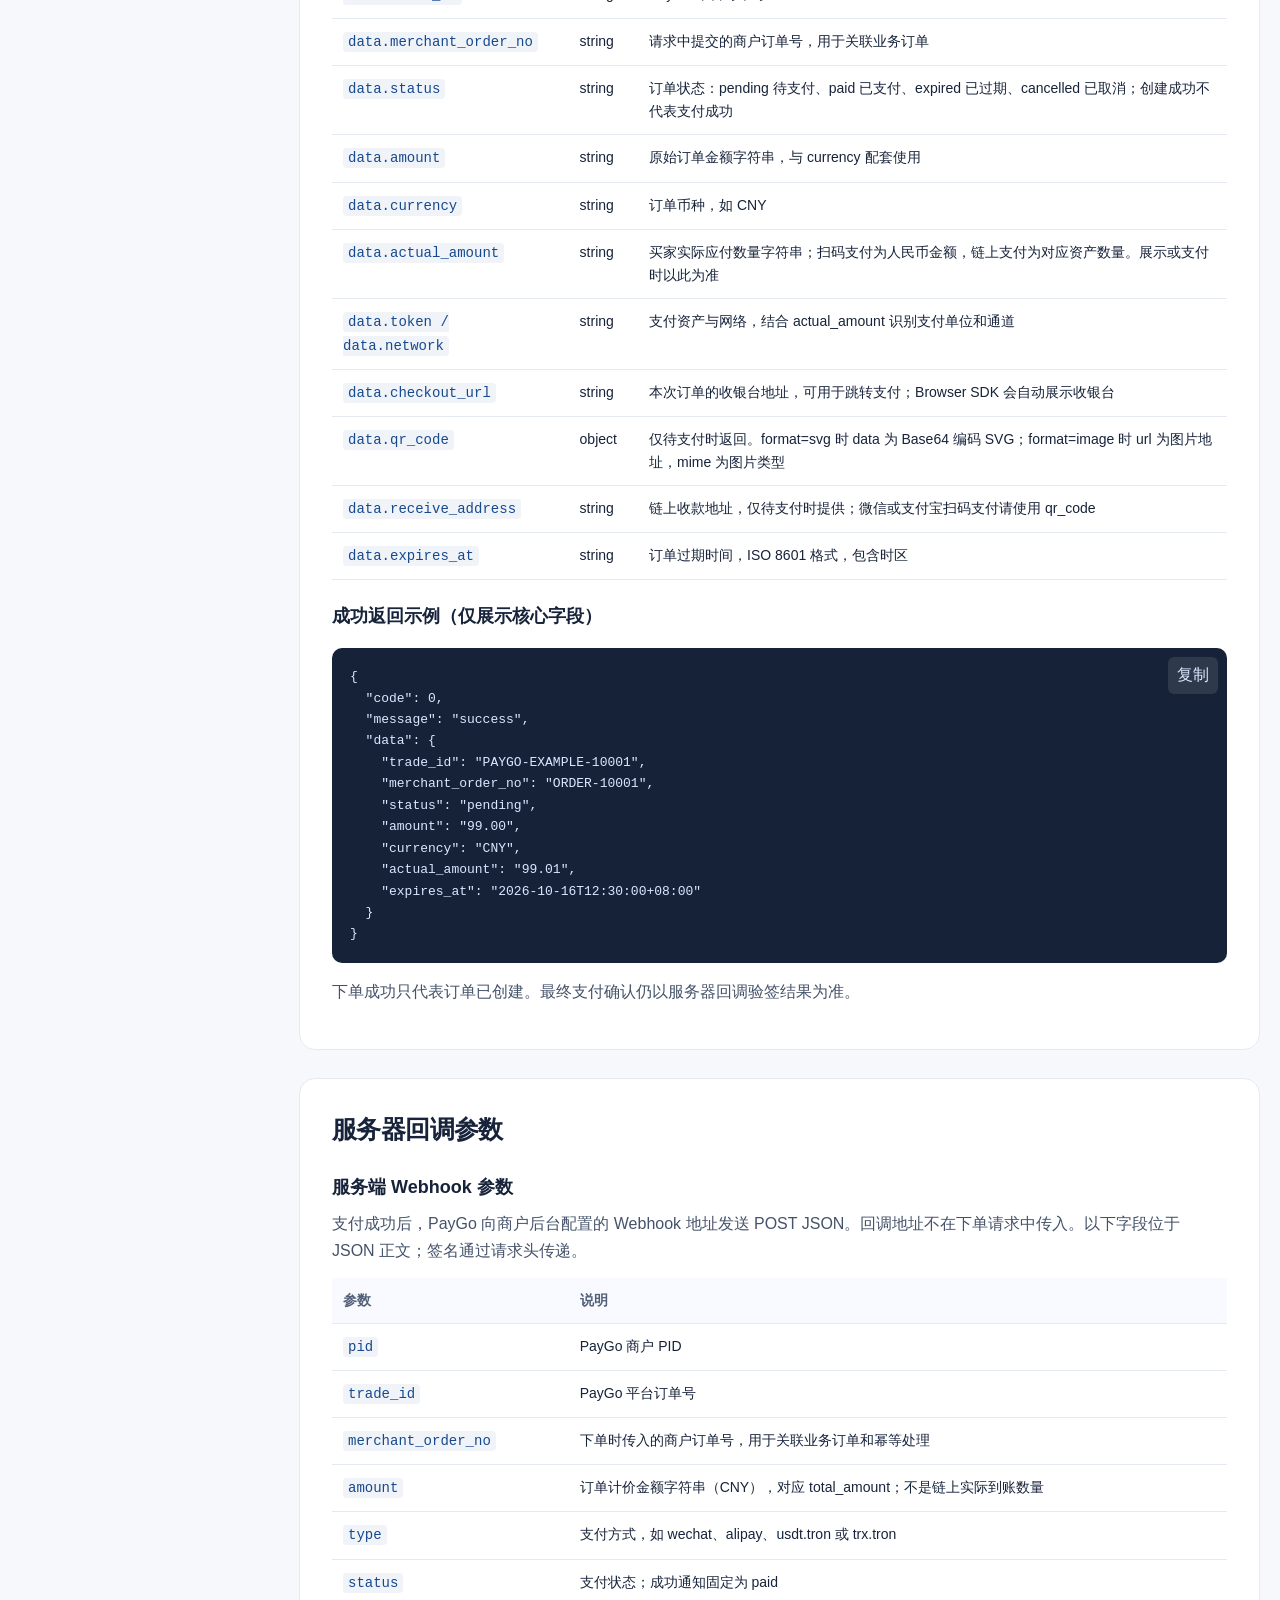
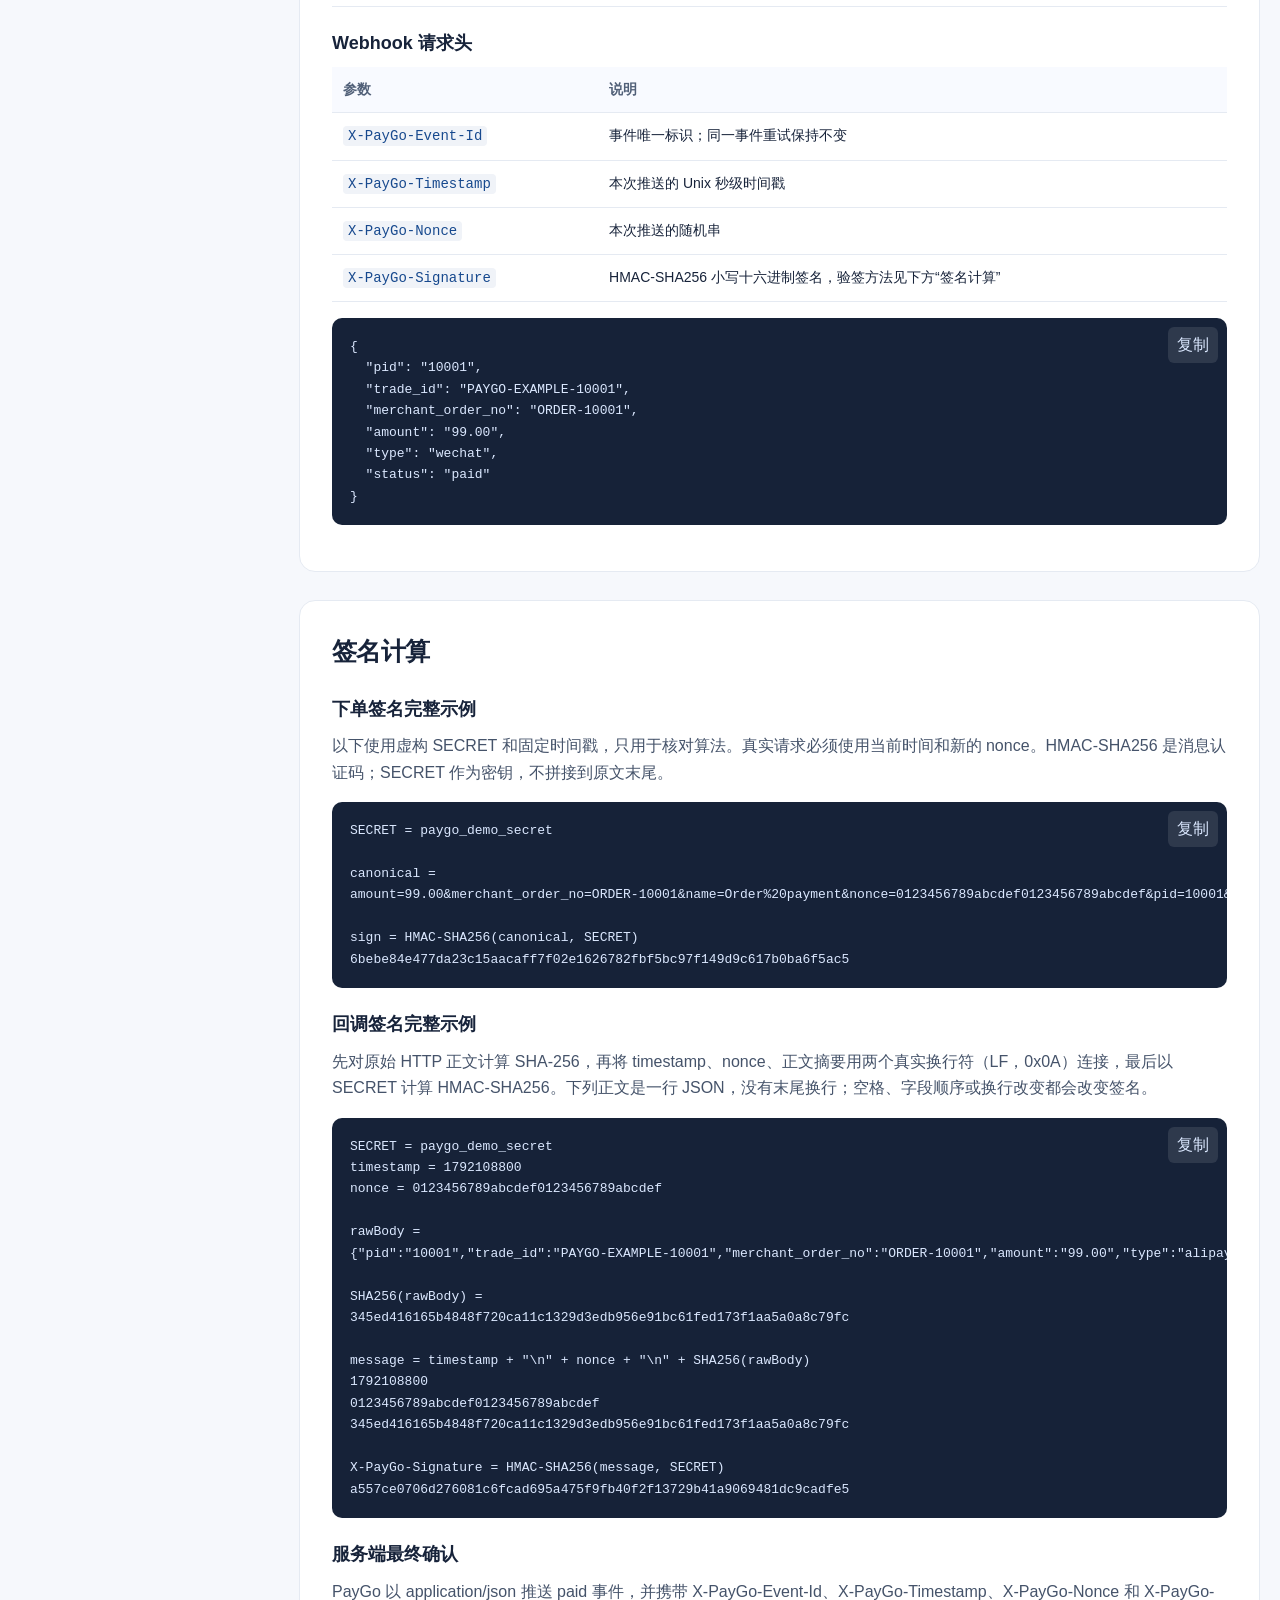
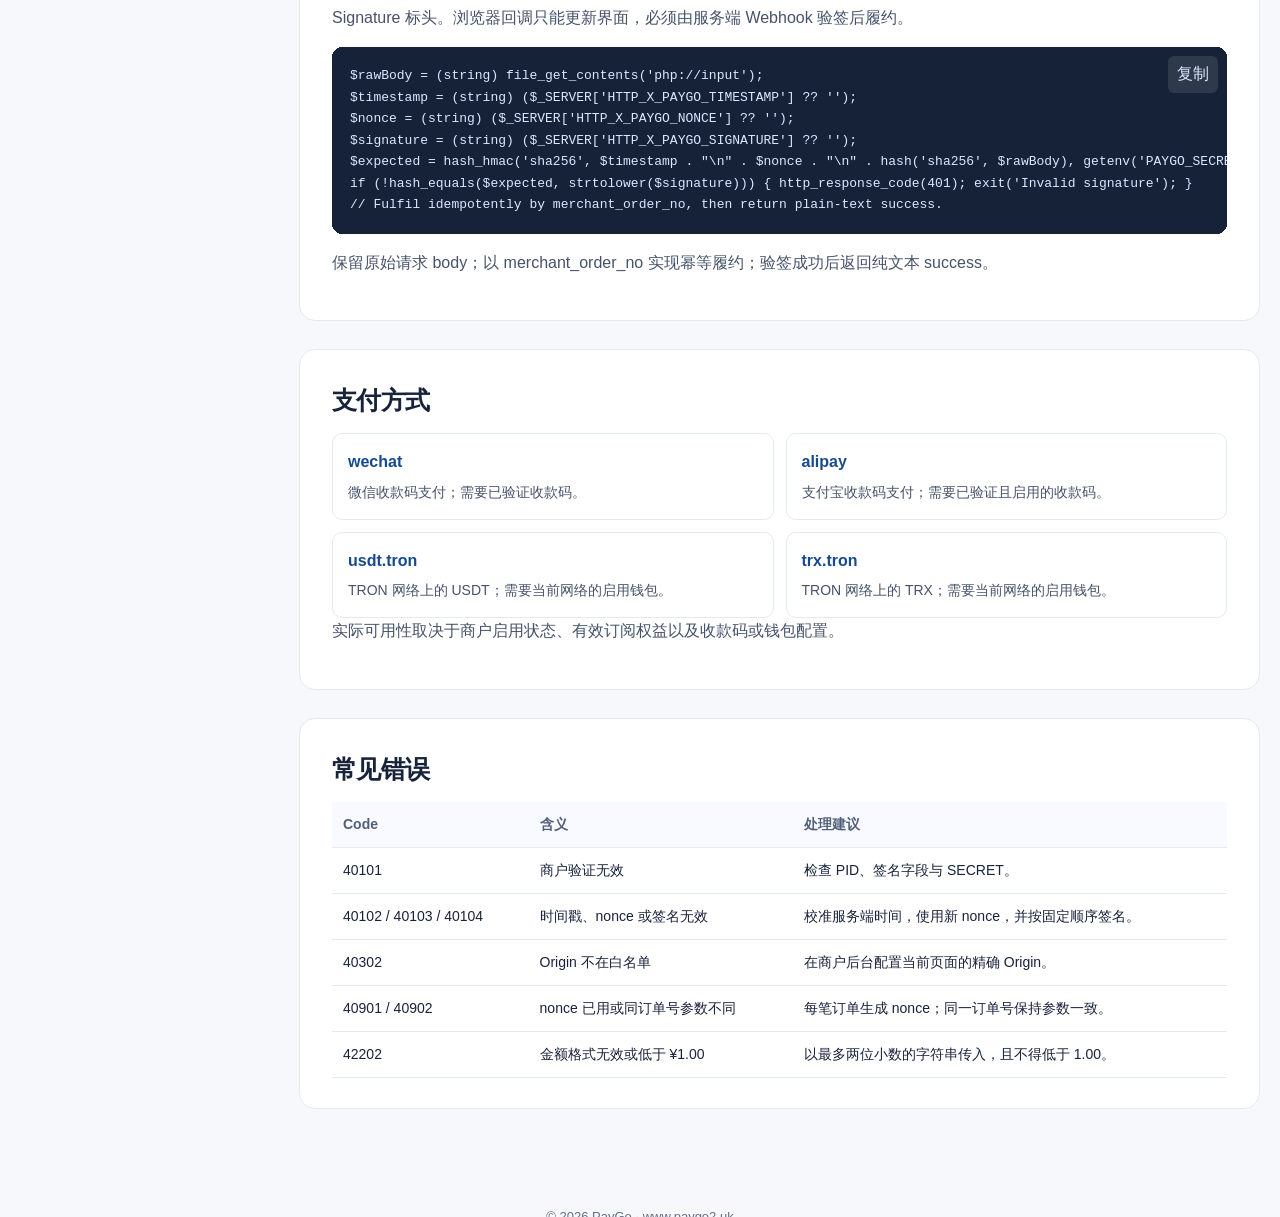
<file: docs/index.html>
<!doctype html>
<html lang="zh-CN">
<head>
  <meta charset="utf-8"><meta name="viewport" content="width=device-width,initial-scale=1">
  <title>PayGo 开发文档｜Browser SDK、Webhook 与签名</title>
  <meta name="description" content="PayGo 公开开发文档：Browser SDK、HMAC-SHA256 签名、Webhook 验签、支付方式与常见错误。">
  <meta name="robots" content="index,follow"><link rel="canonical" href="https://www.paygo2.uk/docs/"><link rel="stylesheet" href="../assets/docs.css">
</head>
<body>
<header class="site-header"><nav class="navigation" aria-label="PayGo"><a class="brand" href="/"><span class="brand-mark">P</span>PayGo</a><div class="nav-links"><a href="/" data-i18n="home">首页</a><a aria-current="page" class="docs-link" href="/docs/" data-i18n="docs">对接文档</a><label class="language-select"><span class="visually-hidden" data-i18n="language">语言</span><select id="language"><option value="zh">简体中文</option><option value="zh-TW">繁體中文</option><option value="en">English</option></select></label><a href="https://app.paygo2.uk/login" data-i18n="login">登录</a><a class="button button-small" href="https://app.paygo2.uk/register" data-i18n="register">注册</a></div></nav></header>
<main class="docs-main"><div class="docs-layout"><aside class="toc"><strong data-i18n="contents">目录</strong><a href="#start" data-i18n="quick">快速开始</a><a href="#sign" data-i18n="signing">签名规则</a><a href="#sdk">Browser SDK</a><a href="#parameters" data-i18n="params">请求参数</a><a href="#curl" data-i18n="curlTitle">cURL 下单联调</a><a href="#response" data-i18n="responseParams">请求返回参数</a><a href="#callbacks" data-i18n="callbacks">服务器回调参数</a><a href="#signature" data-i18n="signatureCalc">签名计算</a><a href="#methods" data-i18n="methods">支付方式</a><a href="#errors" data-i18n="errors">错误码</a></aside>
<article class="docs-content">
<section class="hero"><p class="eyebrow">PAYGO · API REFERENCE</p><h1 data-i18n="title">PayGo 开发文档</h1><p data-i18n="lead">使用 Browser SDK 创建订单和收银台；以签名验证的 Webhook 作为最终支付确认。</p><div class="notice"><strong data-i18n="secretTitle">SECRET 仅能保存在商户服务端。</strong> <span data-i18n="secretText">绝不能放入浏览器、移动端或公开代码仓库。</span></div></section>
<section class="section" id="start"><h2 data-i18n="quick">快速开始</h2><p data-i18n="quickBody">在商户后台配置 PID、SECRET、Webhook、收款方式与 Browser SDK Origin 白名单。由商户服务端按真实订单生成一次性签名参数，再由浏览器调用 PayGo.mount()。</p><ol class="flow"><li data-i18n="flow1">服务端生成订单参数</li><li data-i18n="flow2">HMAC-SHA256 签名</li><li data-i18n="flow3">页面调用 PayGo.mount()</li><li data-i18n="flow4">收银台与状态更新</li><li data-i18n="flow5">Webhook 最终确认</li></ol></section>
<section class="section" id="sign"><h2 data-i18n="signing">签名规则</h2><p data-i18n="signBody">按固定字典顺序串接 amount、merchant_order_no、name、nonce、pid、return_url、timestamp、type。每个值使用 RFC 3986 percent-encoding，计算 HMAC-SHA256(canonical, SECRET)，输出小写 64 位十六进制。</p><div class="code"><button class="copy" data-copy>复制</button><pre>$fields = ['pid' => getenv('PAYGO_PID'), 'merchant_order_no' => $order->number, 'amount' => number_format($order->amount, 2, '.', ''), 'name' => $order->name, 'type' => 'wechat', 'return_url' => 'https://merchant.example/pay/result', 'timestamp' => (string) time(), 'nonce' => bin2hex(random_bytes(16))];
ksort($fields, SORT_STRING);
$canonical = implode('&amp;', array_map(static fn (string $key): string =&gt; $key . '=' . rawurlencode((string) $fields[$key]), array_keys($fields)));
$fields['sign'] = hash_hmac('sha256', $canonical, getenv('PAYGO_SECRET'));</pre></div><p data-i18n="signSecurity">timestamp 有效窗口为 ±5 分钟；同一 pid + nonce 只能使用一次。任何已签名字段被改动都会使签名失效。</p></section>
<section class="section" id="sdk"><h2>Browser SDK</h2><p data-i18n="sdkBody">SDK 从后台前端域名加载，支付请求发送到 API 域名。SDK 不接受也不会暴露 SECRET、token 或 checkout URL。</p><div class="code"><button class="copy" data-copy>复制</button><pre>&lt;div id="paygo-checkout"&gt;&lt;/div&gt;
&lt;script src="https://app.paygo2.uk/sdk/paygo.js"&gt;&lt;/script&gt;
&lt;script&gt;
PayGo.mount('#paygo-checkout', {
  pid: '10001', merchant_order_no: 'ORDER-10001',
  amount: '99.00', name: 'Order payment', type: 'wechat',
  timestamp: '1790770000', nonce: 'xxxxxxxxxxxxxxxx',
  sign: 'SERVER_GENERATED_HMAC_SHA256', return_url: 'https://merchant.example/pay/result',
  lang: 'en', onSuccess(data) { console.log('paid', data); }
});
&lt;/script&gt;</pre></div><div class="notice"><strong data-i18n="exampleTitle">示例值不可直接用于生产。</strong> <span data-i18n="exampleText">每笔订单的 pid、订单字段、timestamp、nonce 与 sign 都必须由服务端动态输出。</span></div><h3 data-i18n="callbackBrowser">Browser SDK 回调</h3><p data-i18n="callbackUi">以下函数仅用于浏览器界面，不属于下单 JSON 参数；支付履约以服务端验签后的 Webhook 为准。</p><div class="table-wrap"><table><thead><tr><th data-i18n="parameter">参数</th><th data-i18n="description">说明</th></tr></thead><tbody>
<tr><td><code>onSuccess(data)</code></td><td data-i18n="cSuccess">支付成功时调用，data 为当前订单快照</td></tr>
<tr><td><code>onExpired(data)</code></td><td data-i18n="cExpired">订单过期时调用，data 为当前订单快照</td></tr>
<tr><td><code>onCancelled(data)</code></td><td data-i18n="cCancelled">订单取消时调用，data 为当前订单快照</td></tr>
<tr><td><code>onError(error)</code></td><td data-i18n="cError">请求异常时接收 Error（message 为说明）；订单状态为 error 时接收订单快照</td></tr>
</tbody></table></div></section>
<section class="section" id="parameters"><h2 data-i18n="params">请求参数</h2><div class="api-origin"><span>API</span><div><strong data-i18n="apiOriginTitle">支付请求地址</strong><code>POST https://api.paygo2.uk/api/v1/paygo/checkout/sessions</code><p data-i18n="apiOriginText">Content-Type: application/json。SDK 默认使用此地址，无需传 api；直接调试时需发送商户白名单内的 Origin 请求头。</p></div></div><div class="table-wrap"><table><thead><tr><th data-i18n="parameter">参数</th><th data-i18n="required">必填</th><th data-i18n="description">说明</th></tr></thead><tbody>
<tr><td><code>pid</code></td><td>✓</td><td data-i18n="pPid">PayGo 商户 PID</td></tr><tr><td><code>merchant_order_no</code></td><td>✓</td><td data-i18n="pOrder">商户唯一订单号，不超过 64 个字符</td></tr><tr><td><code>amount</code></td><td>✓</td><td data-i18n="pAmount">人民币金额字符串；最低 1.00，最多两位小数</td></tr><tr><td><code>name</code></td><td>✓</td><td data-i18n="pName">商品或订单名称</td></tr><tr><td><code>type</code></td><td>✓</td><td><code>wechat</code> / <code>alipay</code> / <code>usdt.tron</code> / <code>trx.tron</code></td></tr><tr><td><code>timestamp</code></td><td>✓</td><td data-i18n="pTime">Unix 秒级时间戳，有效期 ±5 分钟</td></tr><tr><td><code>nonce</code></td><td>✓</td><td data-i18n="pNonce">16–128 字符随机串，只能使用一次</td></tr><tr><td><code>sign</code></td><td>✓</td><td data-i18n="pSign">服务端用 SECRET 生成的 HMAC-SHA256</td></tr><tr><td><code>return_url</code></td><td>✓</td><td data-i18n="pReturn">支付后返回的 HTTP/HTTPS URL</td></tr><tr><td><code>lang</code></td><td>–</td><td data-i18n="pLang">zh / zh-TW / en；设置收银台初始语言</td></tr>
</tbody></table></div></section>
<section class="section" id="curl"><h2 data-i18n="curlTitle">cURL 下单联调</h2><p data-i18n="curlIntro">无需登录文档平台。需要 Bash、Python 3 和支持 --fail-with-body 的 cURL（7.76.0 或更新版本）；在本机交互式终端运行。先填写自己的 PID、白名单 Origin（无路径和末尾斜线）与支付返回地址。</p><div class="code"><button class="copy" data-copy>复制</button><pre>export PAYGO_PID=&#x27;YOUR_MERCHANT_PID&#x27;
export PAYGO_ORIGIN=&#x27;https://your-merchant.example&#x27;
export PAYGO_RETURN_URL=&#x27;https://your-merchant.example/pay/result&#x27;</pre></div><p data-i18n="curlRun">复制并执行下面完整脚本，或下载脚本后运行 bash create-order.sh。SECRET 在终端隐藏输入，仅在本机用于签名，不写入请求正文。金额和支付方式在 fields 中修改；默认 1.00 元、支付宝，需已启用对应通道。每次执行会创建新的订单号、时间戳和 nonce。</p><p><a href="../examples/create-order.sh" download data-i18n="curlDownload">下载完整下单脚本</a></p><div class="code"><button class="copy" data-copy>复制</button><pre>#!/usr/bin/env bash
# Requires Bash, Python 3, and cURL. Run locally; never paste SECRET into this file.
set -euo pipefail
: &quot;${PAYGO_PID:?Set PAYGO_PID to your merchant PID}&quot;
: &quot;${PAYGO_ORIGIN:?Set PAYGO_ORIGIN to your allowlisted page Origin}&quot;
: &quot;${PAYGO_RETURN_URL:?Set PAYGO_RETURN_URL to your payment return URL}&quot;
export PAYGO_PID PAYGO_ORIGIN PAYGO_RETURN_URL

payload=&quot;$(python3 - &lt;&lt;&#x27;PY&#x27;
import getpass
import hashlib
import hmac
import json
import os
import secrets
import time
from urllib.parse import quote, urlsplit

origin = urlsplit(os.environ[&#x27;PAYGO_ORIGIN&#x27;])
return_url = urlsplit(os.environ[&#x27;PAYGO_RETURN_URL&#x27;])
if (origin.scheme not in (&#x27;http&#x27;, &#x27;https&#x27;) or not origin.netloc
        or origin.path or origin.query or origin.fragment
        or origin.username or origin.password):
    raise SystemExit(&#x27;PAYGO_ORIGIN must be an http(s) Origin without a path or credentials&#x27;)
if (return_url.scheme not in (&#x27;http&#x27;, &#x27;https&#x27;) or not return_url.netloc
        or return_url.username or return_url.password):
    raise SystemExit(&#x27;PAYGO_RETURN_URL must be an http(s) URL without credentials&#x27;)
secret = getpass.getpass(&#x27;PayGo SECRET (hidden, local signing only): &#x27;)
if not secret:
    raise SystemExit(&#x27;SECRET must not be empty&#x27;)
fields = {
    &#x27;pid&#x27;: os.environ[&#x27;PAYGO_PID&#x27;],
    &#x27;merchant_order_no&#x27;: &#x27;CURL-&#x27; + str(int(time.time())) + &#x27;-&#x27; + secrets.token_hex(8),
    &#x27;amount&#x27;: &#x27;1.00&#x27;,
    &#x27;name&#x27;: &#x27;cURL integration test&#x27;,
    &#x27;type&#x27;: &#x27;alipay&#x27;,
    &#x27;return_url&#x27;: os.environ[&#x27;PAYGO_RETURN_URL&#x27;],
    &#x27;timestamp&#x27;: str(int(time.time())),
    &#x27;nonce&#x27;: secrets.token_hex(16),
}
canonical = &#x27;&amp;&#x27;.join(key + &#x27;=&#x27; + quote(fields[key], safe=&#x27;-._~&#x27;) for key in sorted(fields))
fields[&#x27;sign&#x27;] = hmac.new(secret.encode(), canonical.encode(), hashlib.sha256).hexdigest()
print(json.dumps(fields, ensure_ascii=False))
PY
)&quot;

printf &#x27;%s&#x27; &quot;$payload&quot; | curl --silent --show-error --fail-with-body \
  --connect-timeout 10 --max-time 30 \
  --request POST &#x27;https://api.paygo2.uk/api/v1/paygo/checkout/sessions&#x27; \
  --header &quot;Origin: $PAYGO_ORIGIN&quot; \
  --header &#x27;Content-Type: application/json&#x27; \
  --data-binary @-
printf &#x27;\n&#x27;
</pre></div><p data-i18n="curlResult">脚本会向真实接口创建订单，请按需运行。检查 JSON 中 code 是否为 0，再查看 data 的订单状态和收银台字段；创建成功不代表支付成功。超时也可能已经创建订单，先在商户后台确认，不要盲目重复下单。支付确认以验签后的 Webhook 为准。</p></section>
<section class="section" id="response"><h2 data-i18n="responseParams">请求返回参数</h2><p data-i18n="rIntro">下单接口返回 JSON，code 为 0 表示成功，订单信息位于 data。下表仅列出商户对接常用字段，SDK 内部通信和重复展示字段已省略；实际响应可能包含其他字段。</p><div class="table-wrap"><table><thead><tr><th data-i18n="parameter">参数</th><th data-i18n="fieldType">类型</th><th data-i18n="description">说明</th></tr></thead><tbody>
<tr><td><code>code</code></td><td>number</td><td data-i18n="rCode">业务状态码；0 为成功，非 0 时根据 message 和错误码处理，不能只判断 HTTP 200</td></tr>
<tr><td><code>message</code></td><td>string</td><td data-i18n="rMessage">结果说明；成功通常为 success</td></tr>
<tr><td><code>data</code></td><td>object</td><td data-i18n="rData">成功时为订单对象；业务失败时可能为空数组，先检查 code 再读取订单字段</td></tr>
<tr><td><code>data.trade_id</code></td><td>string</td><td data-i18n="cTrade">PayGo 平台订单号</td></tr>
<tr><td><code>data.merchant_order_no</code></td><td>string</td><td data-i18n="rOrder">请求中提交的商户订单号，用于关联业务订单</td></tr>
<tr><td><code>data.status</code></td><td>string</td><td data-i18n="rStatus">订单状态：pending 待支付、paid 已支付、expired 已过期、cancelled 已取消；创建成功不代表支付成功</td></tr>
<tr><td><code>data.amount</code></td><td>string</td><td data-i18n="rAmount">原始订单金额字符串，与 currency 配套使用</td></tr>
<tr><td><code>data.currency</code></td><td>string</td><td data-i18n="rCurrency">订单币种，如 CNY</td></tr>
<tr><td><code>data.actual_amount</code></td><td>string</td><td data-i18n="rActual">买家实际应付数量字符串；扫码支付为人民币金额，链上支付为对应资产数量。展示或支付时以此为准</td></tr>
<tr><td><code>data.token / data.network</code></td><td>string</td><td data-i18n="rAsset">支付资产与网络，结合 actual_amount 识别支付单位和通道</td></tr>
<tr><td><code>data.checkout_url</code></td><td>string</td><td data-i18n="rCheckout">本次订单的收银台地址，可用于跳转支付；Browser SDK 会自动展示收银台</td></tr>
<tr><td><code>data.qr_code</code></td><td>object</td><td data-i18n="rQr">仅待支付时返回。format=svg 时 data 为 Base64 编码 SVG；format=image 时 url 为图片地址，mime 为图片类型</td></tr>
<tr><td><code>data.receive_address</code></td><td>string</td><td data-i18n="rAddress">链上收款地址，仅待支付时提供；微信或支付宝扫码支付请使用 qr_code</td></tr>
<tr><td><code>data.expires_at</code></td><td>string</td><td data-i18n="rExpires">订单过期时间，ISO 8601 格式，包含时区</td></tr>
</tbody></table></div><h3 data-i18n="rExample">成功返回示例（仅展示核心字段）</h3><div class="code"><button class="copy" data-copy>复制</button><pre>{
  &quot;code&quot;: 0,
  &quot;message&quot;: &quot;success&quot;,
  &quot;data&quot;: {
    &quot;trade_id&quot;: &quot;PAYGO-EXAMPLE-10001&quot;,
    &quot;merchant_order_no&quot;: &quot;ORDER-10001&quot;,
    &quot;status&quot;: &quot;pending&quot;,
    &quot;amount&quot;: &quot;99.00&quot;,
    &quot;currency&quot;: &quot;CNY&quot;,
    &quot;actual_amount&quot;: &quot;99.01&quot;,
    &quot;expires_at&quot;: &quot;2026-10-16T12:30:00+08:00&quot;
  }
}</pre></div><p data-i18n="rFinal">下单成功只代表订单已创建。最终支付确认仍以服务器回调验签结果为准。</p></section>
<section class="section" id="callbacks"><h2 data-i18n="callbacks">服务器回调参数</h2><h3 data-i18n="callbackWebhook">服务端 Webhook 参数</h3><p data-i18n="callbackBody">支付成功后，PayGo 向商户后台配置的 Webhook 地址发送 POST JSON。回调地址不在下单请求中传入。以下字段位于 JSON 正文；签名通过请求头传递。</p><div class="table-wrap"><table><thead><tr><th data-i18n="parameter">参数</th><th data-i18n="description">说明</th></tr></thead><tbody>
<tr><td><code>pid</code></td><td data-i18n="pPid">PayGo 商户 PID</td></tr>
<tr><td><code>trade_id</code></td><td data-i18n="cTrade">PayGo 平台订单号</td></tr>
<tr><td><code>merchant_order_no</code></td><td data-i18n="cOrder">下单时传入的商户订单号，用于关联业务订单和幂等处理</td></tr>
<tr><td><code>amount</code></td><td data-i18n="cAmount">订单计价金额字符串（CNY），对应 total_amount；不是链上实际到账数量</td></tr>
<tr><td><code>type</code></td><td data-i18n="cType">支付方式，如 wechat、alipay、usdt.tron 或 trx.tron</td></tr>
<tr><td><code>status</code></td><td data-i18n="cStatus">支付状态；成功通知固定为 paid</td></tr>
</tbody></table></div><h3 data-i18n="callbackHeaders">Webhook 请求头</h3><div class="table-wrap"><table><thead><tr><th data-i18n="parameter">参数</th><th data-i18n="description">说明</th></tr></thead><tbody>
<tr><td><code>X-PayGo-Event-Id</code></td><td data-i18n="cEvent">事件唯一标识；同一事件重试保持不变</td></tr>
<tr><td><code>X-PayGo-Timestamp</code></td><td data-i18n="cTime">本次推送的 Unix 秒级时间戳</td></tr>
<tr><td><code>X-PayGo-Nonce</code></td><td data-i18n="cNonce">本次推送的随机串</td></tr>
<tr><td><code>X-PayGo-Signature</code></td><td data-i18n="cSign">HMAC-SHA256 小写十六进制签名，验签方法见下方“签名计算”</td></tr>
</tbody></table></div><div class="code"><button class="copy" data-copy>复制</button><pre>{
  "pid": "10001",
  "trade_id": "PAYGO-EXAMPLE-10001",
  "merchant_order_no": "ORDER-10001",
  "amount": "99.00",
  "type": "wechat",
  "status": "paid"
}</pre></div></section>
<section class="section" id="signature"><h2 data-i18n="signatureCalc">签名计算</h2><h3 data-i18n="requestExample">下单签名完整示例</h3><p data-i18n="signExampleNote">以下使用虚构 SECRET 和固定时间戳，只用于核对算法。真实请求必须使用当前时间和新的 nonce。HMAC-SHA256 是消息认证码；SECRET 作为密钥，不拼接到原文末尾。</p><div class="code"><button class="copy" data-copy>复制</button><pre>SECRET = paygo_demo_secret

canonical =
amount=99.00&amp;merchant_order_no=ORDER-10001&amp;name=Order%20payment&amp;nonce=0123456789abcdef0123456789abcdef&amp;pid=10001&amp;return_url=https%3A%2F%2Fmerchant.example%2Fpay%2Fresult&amp;timestamp=1792108800&amp;type=alipay

sign = HMAC-SHA256(canonical, SECRET)
6bebe84e477da23c15aacaff7f02e1626782fbf5bc97f149d9c617b0ba6f5ac5</pre></div><h3 data-i18n="callbackExample">回调签名完整示例</h3><p data-i18n="callbackExampleNote">先对原始 HTTP 正文计算 SHA-256，再将 timestamp、nonce、正文摘要用两个真实换行符（LF，0x0A）连接，最后以 SECRET 计算 HMAC-SHA256。下列正文是一行 JSON，没有末尾换行；空格、字段顺序或换行改变都会改变签名。</p><div class="code"><button class="copy" data-copy>复制</button><pre>SECRET = paygo_demo_secret
timestamp = 1792108800
nonce = 0123456789abcdef0123456789abcdef

rawBody =
{&quot;pid&quot;:&quot;10001&quot;,&quot;trade_id&quot;:&quot;PAYGO-EXAMPLE-10001&quot;,&quot;merchant_order_no&quot;:&quot;ORDER-10001&quot;,&quot;amount&quot;:&quot;99.00&quot;,&quot;type&quot;:&quot;alipay&quot;,&quot;status&quot;:&quot;paid&quot;}

SHA256(rawBody) =
345ed416165b4848f720ca11c1329d3edb956e91bc61fed173f1aa5a0a8c79fc

message = timestamp + &quot;\n&quot; + nonce + &quot;\n&quot; + SHA256(rawBody)
1792108800
0123456789abcdef0123456789abcdef
345ed416165b4848f720ca11c1329d3edb956e91bc61fed173f1aa5a0a8c79fc

X-PayGo-Signature = HMAC-SHA256(message, SECRET)
a557ce0706d276081c6fcad695a475f9fb40f2f13729b41a9069481dc9cadfe5</pre></div><h3 data-i18n="webhookFinal">服务端最终确认</h3><p data-i18n="webhookBody">PayGo 以 application/json 推送 paid 事件，并携带 X-PayGo-Event-Id、X-PayGo-Timestamp、X-PayGo-Nonce 和 X-PayGo-Signature 标头。浏览器回调只能更新界面，必须由服务端 Webhook 验签后履约。</p><div class="code"><button class="copy" data-copy>复制</button><pre>$rawBody = (string) file_get_contents('php://input');
$timestamp = (string) ($_SERVER['HTTP_X_PAYGO_TIMESTAMP'] ?? '');
$nonce = (string) ($_SERVER['HTTP_X_PAYGO_NONCE'] ?? '');
$signature = (string) ($_SERVER['HTTP_X_PAYGO_SIGNATURE'] ?? '');
$expected = hash_hmac('sha256', $timestamp . "\n" . $nonce . "\n" . hash('sha256', $rawBody), getenv('PAYGO_SECRET'));
if (!hash_equals($expected, strtolower($signature))) { http_response_code(401); exit('Invalid signature'); }
// Fulfil idempotently by merchant_order_no, then return plain-text success.</pre></div><p data-i18n="webhookSecurity">保留原始请求 body；以 merchant_order_no 实现幂等履约；验签成功后返回纯文本 success。</p></section>
<section class="section" id="methods"><h2 data-i18n="methods">支付方式</h2><div class="method-grid"><div class="method"><strong>wechat</strong><p data-i18n="wechat">微信收款码支付；需要已验证收款码。</p></div><div class="method"><strong>alipay</strong><p data-i18n="alipay">支付宝收款码支付；需要已验证且启用的收款码。</p></div><div class="method"><strong>usdt.tron</strong><p data-i18n="usdt">TRON 网络上的 USDT；需要当前网络的启用钱包。</p></div><div class="method"><strong>trx.tron</strong><p data-i18n="trx">TRON 网络上的 TRX；需要当前网络的启用钱包。</p></div></div><p data-i18n="methodsBody">实际可用性取决于商户启用状态、有效订阅权益以及收款码或钱包配置。</p></section>
<section class="section" id="errors"><h2 data-i18n="errors">常见错误</h2><div class="table-wrap"><table><thead><tr><th>Code</th><th data-i18n="meaning">含义</th><th data-i18n="fix">处理建议</th></tr></thead><tbody><tr><td>40101</td><td data-i18n="e40101">商户验证无效</td><td data-i18n="f40101">检查 PID、签名字段与 SECRET。</td></tr><tr><td>40102 / 40103 / 40104</td><td data-i18n="e401xx">时间戳、nonce 或签名无效</td><td data-i18n="f401xx">校准服务端时间，使用新 nonce，并按固定顺序签名。</td></tr><tr><td>40302</td><td data-i18n="e40302">Origin 不在白名单</td><td data-i18n="f40302">在商户后台配置当前页面的精确 Origin。</td></tr><tr><td>40901 / 40902</td><td data-i18n="e409">nonce 已用或同订单号参数不同</td><td data-i18n="f409">每笔订单生成 nonce；同一订单号保持参数一致。</td></tr><tr><td>42202</td><td data-i18n="e42202">金额格式无效或低于 ¥1.00</td><td data-i18n="f42202">以最多两位小数的字符串传入，且不得低于 1.00。</td></tr></tbody></table></div></section>
</article></div></main><footer class="footer">© 2026 PayGo · <a href="/">www.paygo2.uk</a></footer>
<script>
const t={zh:{home:'首页',docs:'对接文档',language:'语言',login:'登录',register:'注册',contents:'目录',quick:'快速开始',signing:'签名规则',params:'请求参数',methods:'支付方式',errors:'常见错误',title:'PayGo 开发文档',lead:'使用 Browser SDK 创建订单和收银台；以签名验证的 Webhook 作为最终支付确认。',secretTitle:'SECRET 仅能保存在商户服务端。',secretText:'绝不能放入浏览器、移动端或公开代码仓库。',quickBody:'在商户后台配置 PID、SECRET、Webhook、收款方式与 Browser SDK Origin 白名单。由商户服务端按真实订单生成一次性签名参数，再由浏览器调用 PayGo.mount()。',flow1:'服务端生成订单参数',flow2:'HMAC-SHA256 签名',flow3:'页面调用 PayGo.mount()',flow4:'收银台与状态更新',flow5:'Webhook 最终确认',signBody:'按固定字典顺序串接 amount、merchant_order_no、name、nonce、pid、return_url、timestamp、type。每个值使用 RFC 3986 percent-encoding，计算 HMAC-SHA256(canonical, SECRET)，输出小写 64 位十六进制。',signSecurity:'timestamp 有效窗口为 ±5 分钟；同一 pid + nonce 只能使用一次。任何已签名字段被改动都会使签名失效。',sdkBody:'SDK 从后台前端域名加载，支付请求发送到 API 域名。SDK 不接受也不会暴露 SECRET、token 或 checkout URL。',exampleTitle:'示例值不可直接用于生产。',exampleText:'每笔订单的 pid、订单字段、timestamp、nonce 与 sign 都必须由服务端动态输出。',parameter:'参数',required:'必填',description:'说明',pApi:'请求地址：https://api.paygo2.uk',pPid:'PayGo 商户 PID',pOrder:'商户唯一订单号，不超过 64 个字符',pAmount:'人民币金额字符串；最低 1.00，最多两位小数',pName:'商品或订单名称',pTime:'Unix 秒级时间戳，有效期 ±5 分钟',pNonce:'16–128 字符随机串，只能使用一次',pSign:'服务端用 SECRET 生成的 HMAC-SHA256',pReturn:'支付后返回的 HTTP/HTTPS URL',pLang:'zh / zh-TW / en；设置收银台初始语言',pCallback:'可选浏览器 UI 回调，不能作为履约依据',wechat:'微信收款码支付；需要已验证收款码。',usdt:'TRON 网络上的 USDT；需要当前网络的启用钱包。',trx:'TRON 网络上的 TRX；需要当前网络的启用钱包。',methodsBody:'实际可用性取决于商户启用状态、有效订阅权益以及收款码或钱包配置。',webhookFinal:'服务端最终确认',webhookBody:'PayGo 以 application/json 推送 paid 事件，并携带 X-PayGo-Event-Id、X-PayGo-Timestamp、X-PayGo-Nonce 和 X-PayGo-Signature 标头。浏览器回调只能更新界面，必须由服务端 Webhook 验签后履约。',webhookSecurity:'保留原始请求 body；以 merchant_order_no 实现幂等履约；验签成功后返回纯文本 success。',meaning:'含义',fix:'处理建议',e40101:'商户验证无效',f40101:'检查 PID、签名字段与 SECRET。',e401xx:'时间戳、nonce 或签名无效',f401xx:'校准服务端时间，使用新 nonce，并按固定顺序签名。',e40302:'Origin 不在白名单',f40302:'在商户后台配置当前页面的精确 Origin。',e409:'nonce 已用或同订单号参数不同',f409:'每笔订单生成 nonce；同一订单号保持参数一致。',e42202:'金额格式无效或低于 ¥1.00',f42202:'以最多两位小数的字符串传入，且不得低于 1.00。'}};
t.en={...t.zh,home:'Home',docs:'Developer docs',language:'Language',login:'Sign in',register:'Register',contents:'Contents',quick:'Quick start',signing:'Signing',params:'Request parameters',methods:'Payment methods',errors:'Errors',title:'PayGo developer documentation',lead:'Use the Browser SDK to create orders and checkout; use signed Webhooks for final payment confirmation.',secretTitle:'Keep SECRET on the merchant server only.',secretText:'Never put it in a browser, mobile app, or public repository.',quickBody:'Configure PID, SECRET, Webhook, payment methods, and the Browser SDK Origin allowlist in the merchant console. Your server creates one-time signed fields from the actual order, then the browser calls PayGo.mount().',flow1:'Server prepares order fields',flow2:'HMAC-SHA256 signature',flow3:'Page calls PayGo.mount()',flow4:'Checkout and status updates',flow5:'Final Webhook confirmation',signBody:'Join amount, merchant_order_no, name, nonce, pid, return_url, timestamp, and type in fixed lexicographic order. RFC 3986 percent-encode every value, calculate HMAC-SHA256(canonical, SECRET), and output lowercase 64-character hex.',signSecurity:'timestamp is valid for ±5 minutes and each pid + nonce is single-use. Changing any signed field invalidates the signature.',sdkBody:'Load the SDK from the merchant console origin; payment requests go to the API origin. The SDK neither accepts nor exposes SECRET, token, or checkout URL.',exampleTitle:'Example values are not production-ready.',exampleText:'Your server must dynamically render pid, order fields, timestamp, nonce, and sign for every order.',parameter:'Parameter',required:'Required',description:'Description',pApi:'Request origin: https://api.paygo2.uk',pPid:'PayGo merchant PID',pOrder:'Merchant-unique order number; no more than 64 characters',pAmount:'CNY amount string; minimum 1.00 and up to two decimals',pName:'Product or order name',pTime:'Unix timestamp in seconds; valid for ±5 minutes',pNonce:'16–128 character random string; single-use',pSign:'HMAC-SHA256 generated server-side with SECRET',pReturn:'HTTP/HTTPS URL to return to after payment',pLang:'zh / zh-TW / en; sets initial checkout language',pCallback:'Optional browser UI callbacks; not proof for fulfilment',wechat:'WeChat QR-code payment; requires a verified QR code.',usdt:'USDT on TRON; requires an enabled wallet for the selected network.',trx:'TRX on TRON; requires an enabled wallet for the selected network.',methodsBody:'Availability follows enabled merchant settings, the active subscription entitlement, and QR-code/wallet setup.',webhookFinal:'Final server-side confirmation',webhookBody:'PayGo sends paid events as application/json with X-PayGo-Event-Id, X-PayGo-Timestamp, X-PayGo-Nonce, and X-PayGo-Signature headers. Browser callbacks only update UI; fulfil only after server-side Webhook signature verification.',webhookSecurity:'Preserve the raw request body, fulfil idempotently by merchant_order_no, and return plain-text success after verification.',meaning:'Meaning',fix:'Resolution',e40101:'Invalid merchant authentication',f40101:'Check PID, signing fields, and SECRET.',e401xx:'Invalid timestamp, nonce, or signature',f401xx:'Synchronize server time, use a new nonce, and sign in fixed order.',e40302:'Origin is not allowlisted',f40302:'Configure the exact current page Origin in the merchant console.',e409:'Nonce reused or same order no. has different fields',f409:'Generate a nonce per order; retain matching fields for one order no.',e42202:'Invalid amount or amount below ¥1.00',f42202:'Pass a string with up to two decimals and at least 1.00.'};
t['zh-TW']={...t.zh,home:'首頁',docs:'串接文件',language:'語言',login:'登入',register:'註冊',contents:'目錄',quick:'快速開始',signing:'簽名規則',params:'請求參數',methods:'支付方式',errors:'常見錯誤',title:'PayGo 開發文件',lead:'使用 Browser SDK 建立訂單和收銀台；以驗簽 Webhook 作為最終支付確認。',secretTitle:'SECRET 僅能儲存在商戶伺服器。',secretText:'絕不能放入瀏覽器、行動端或公開程式庫。',quickBody:'在商戶後台設定 PID、SECRET、Webhook、收款方式與 Browser SDK Origin 白名單。商戶伺服器依真實訂單產生一次性簽名參數，再由瀏覽器呼叫 PayGo.mount()。',flow1:'伺服器產生訂單參數',flow2:'HMAC-SHA256 簽名',flow3:'頁面呼叫 PayGo.mount()',flow4:'收銀台與狀態更新',flow5:'Webhook 最終確認',signBody:'依固定字典順序串接 amount、merchant_order_no、name、nonce、pid、return_url、timestamp、type。每個值使用 RFC 3986 percent-encoding，計算 HMAC-SHA256(canonical, SECRET)，輸出小寫 64 位十六進位。',signSecurity:'timestamp 有效窗口為 ±5 分鐘；同一 pid + nonce 只能使用一次。任何已簽名欄位變更都會使簽名失效。',sdkBody:'SDK 從商戶後台網域載入，支付請求傳送至 API 網域。SDK 不會接受或暴露 SECRET、token 或 checkout URL。',exampleTitle:'範例值不可直接用於正式環境。',exampleText:'每筆訂單的 pid、訂單欄位、timestamp、nonce 與 sign 都必須由伺服器動態輸出。',parameter:'參數',required:'必填',description:'說明',pApi:'請求網址：https://api.paygo2.uk',pOrder:'商戶唯一訂單號，不超過 64 個字元',pAmount:'人民幣金額字串；最低 1.00，最多兩位小數',pName:'商品或訂單名稱',pTime:'Unix 秒級時間戳，有效期 ±5 分鐘',pNonce:'16–128 字元隨機字串，只能使用一次',pSign:'伺服器以 SECRET 產生的 HMAC-SHA256',pReturn:'支付後返回的 HTTP/HTTPS URL',pLang:'zh / zh-TW / en；設定收銀台初始語言',pCallback:'可選瀏覽器 UI 回呼，不能作為履約依據',wechat:'微信收款碼支付；需要已驗證收款碼。',usdt:'TRON 網路 USDT；需要目前網路的啟用錢包。',trx:'TRON 網路 TRX；需要目前網路的啟用錢包。',methodsBody:'實際可用性取決於商戶啟用狀態、有效訂閱權益及收款碼或錢包設定。',webhookFinal:'伺服器最終確認',webhookBody:'PayGo 以 application/json 推送 paid 事件，並攜帶 X-PayGo-Event-Id、X-PayGo-Timestamp、X-PayGo-Nonce 與 X-PayGo-Signature 標頭。瀏覽器回呼只能更新介面，必須由伺服器 Webhook 驗簽後才履約。',webhookSecurity:'保留原始請求 body；以 merchant_order_no 實作冪等履約；驗簽成功後回傳純文字 success。',meaning:'含義',fix:'處理建議',e40101:'商戶驗證無效',f40101:'檢查 PID、簽名欄位與 SECRET。',e401xx:'時間戳、nonce 或簽名無效',f401xx:'校準伺服器時間，使用新 nonce，並依固定順序簽名。',e40302:'Origin 不在白名單',f40302:'在商戶後台設定目前頁面的精確 Origin。',e409:'nonce 已使用或同訂單號參數不同',f409:'每筆訂單產生 nonce；同一訂單號維持參數一致。',e42202:'金額格式無效或低於 ¥1.00',f42202:'以最多兩位小數字串傳入，且不得低於 1.00。'};
t.zh.apiOriginTitle='支付请求地址';t.zh.apiOriginText='Content-Type: application/json。SDK 默认使用此地址，无需传 api；直接调试时需发送商户白名单内的 Origin 请求头。';t.en.apiOriginTitle='Payment request URL';t.en.apiOriginText='Content-Type: application/json. The SDK uses this URL by default; api is unnecessary. Direct requests require an Origin header in the merchant allowlist.';t['zh-TW'].apiOriginTitle='支付請求網址';t['zh-TW'].apiOriginText='Content-Type: application/json。SDK 預設使用此網址，無需傳 api；直接測試時需傳送商戶白名單內的 Origin 請求標頭。';
Object.assign(t.zh,{"callbacks": "回调参数", "callbackWebhook": "服务端 Webhook 参数", "callbackBody": "支付成功后，PayGo 向商户后台配置的 Webhook 地址发送 POST JSON。回调地址不在下单请求中传入。以下字段位于 JSON 正文；签名通过请求头传递。", "cTrade": "PayGo 平台订单号", "cOrder": "下单时传入的商户订单号，用于关联业务订单和幂等处理", "cAmount": "订单计价金额字符串（CNY），对应 total_amount；不是链上实际到账数量", "cType": "支付方式，如 wechat、alipay、usdt.tron 或 trx.tron", "cStatus": "支付状态；成功通知固定为 paid", "callbackHeaders": "Webhook 请求头", "cEvent": "事件唯一标识；同一事件重试保持不变", "cTime": "本次推送的 Unix 秒级时间戳", "cNonce": "本次推送的随机串", "cSign": "HMAC-SHA256 小写十六进制签名，验签方法见下方“签名计算”", "callbackBrowser": "Browser SDK 回调", "callbackUi": "以下函数仅用于浏览器界面，不属于下单 JSON 参数；支付履约以服务端验签后的 Webhook 为准。", "cSuccess": "支付成功时调用，data 为当前订单快照", "cExpired": "订单过期时调用，data 为当前订单快照", "cCancelled": "订单取消时调用，data 为当前订单快照", "cError": "请求异常时接收 Error（message 为说明）；订单状态为 error 时接收订单快照"});
Object.assign(t.en,{"callbacks": "Callback parameters", "callbackWebhook": "Server Webhook fields", "callbackBody": "After payment, PayGo POSTs JSON to the Webhook URL configured in the merchant console. Do not pass this URL in the order request. The following fields are in the JSON body; the signature is sent in headers.", "cTrade": "PayGo order number", "cOrder": "Original merchant order number; use it to match orders and fulfil idempotently", "cAmount": "CNY pricing amount string (total_amount), not the on-chain quantity received", "cType": "Payment method, such as wechat, alipay, usdt.tron, or trx.tron", "cStatus": "Payment status; successful notifications always use paid", "callbackHeaders": "Webhook headers", "cEvent": "Unique event ID; unchanged across retries for the same event", "cTime": "Unix timestamp in seconds for this delivery", "cNonce": "Random nonce for this delivery", "cSign": "Lowercase hexadecimal HMAC-SHA256; see Signature calculation below", "callbackBrowser": "Browser SDK callbacks", "callbackUi": "These functions update browser UI and are not order JSON fields. Fulfil only after verifying the server Webhook.", "cSuccess": "Called on payment success with the current order snapshot", "cExpired": "Called on expiry with the current order snapshot", "cCancelled": "Called on cancellation with the current order snapshot", "cError": "Receives an Error (with message) on request failure, or an order snapshot when status is error"});
Object.assign(t["zh-TW"],{"callbacks": "回呼參數", "callbackWebhook": "伺服器 Webhook 參數", "callbackBody": "支付成功後，PayGo 向商戶後台設定的 Webhook 網址傳送 POST JSON。回呼網址不在下單請求中傳入。以下欄位位於 JSON 正文；簽名透過請求標頭傳遞。", "cTrade": "PayGo 平台訂單號", "cOrder": "下單時傳入的商戶訂單號，用於關聯業務訂單和冪等處理", "cAmount": "訂單計價金額字串（CNY），對應 total_amount；不是鏈上實際到帳數量", "cType": "支付方式，如 wechat、alipay、usdt.tron 或 trx.tron", "cStatus": "支付狀態；成功通知固定為 paid", "callbackHeaders": "Webhook 請求標頭", "cEvent": "事件唯一識別碼；同一事件重試保持不變", "cTime": "本次推送的 Unix 秒級時間戳", "cNonce": "本次推送的隨機字串", "cSign": "HMAC-SHA256 小寫十六進位簽名，驗簽方法見下方「簽名計算」", "callbackBrowser": "Browser SDK 回呼", "callbackUi": "以下函式僅用於瀏覽器介面，不屬於下單 JSON 參數；支付履約以伺服器驗簽後的 Webhook 為準。", "cSuccess": "支付成功時呼叫，data 為目前訂單快照", "cExpired": "訂單過期時呼叫，data 為目前訂單快照", "cCancelled": "訂單取消時呼叫，data 為目前訂單快照", "cError": "請求異常時接收 Error（message 為說明）；訂單狀態為 error 時接收訂單快照"});
Object.assign(t["zh"],{"signatureCalc": "签名计算", "alipay": "支付宝收款码支付；需要已验证且启用的收款码。", "requestExample": "下单签名完整示例", "signExampleNote": "以下使用虚构 SECRET 和固定时间戳，只用于核对算法。真实请求必须使用当前时间和新的 nonce。HMAC-SHA256 是消息认证码；SECRET 作为密钥，不拼接到原文末尾。", "callbackExample": "回调签名完整示例", "callbackExampleNote": "先对原始 HTTP 正文计算 SHA-256，再将 timestamp、nonce、正文摘要用两个真实换行符（LF，0x0A）连接，最后以 SECRET 计算 HMAC-SHA256。下列正文是一行 JSON，没有末尾换行；空格、字段顺序或换行改变都会改变签名。"});
Object.assign(t["en"],{"signatureCalc": "Signature calculation", "alipay": "Alipay QR-code payment; requires a verified and enabled QR code.", "requestExample": "Complete order signing example", "signExampleNote": "This example uses a fictional SECRET and fixed timestamp to verify the algorithm. Live requests require the current time and a fresh nonce. HMAC-SHA256 is a message authentication code; SECRET is the key, not a suffix appended to the message.", "callbackExample": "Complete callback signing example", "callbackExampleNote": "Hash the raw HTTP body with SHA-256. Join timestamp, nonce, and the body hash with two actual LF characters (0x0A), then calculate HMAC-SHA256 using SECRET. The body below is one JSON line with no trailing newline; changing whitespace, field order, or line breaks changes the signature."});
Object.assign(t["zh-TW"],{"signatureCalc": "簽名計算", "alipay": "支付寶收款碼支付；需要已驗證且啟用的收款碼。", "requestExample": "下單簽名完整範例", "signExampleNote": "以下使用虛構 SECRET 和固定時間戳，僅用於核對演算法。真實請求必須使用目前時間和新的 nonce。HMAC-SHA256 是訊息認證碼；SECRET 作為金鑰，不拼接至原文末尾。", "callbackExample": "回呼簽名完整範例", "callbackExampleNote": "先對原始 HTTP 正文計算 SHA-256，再將 timestamp、nonce、正文摘要用兩個真實換行字元（LF，0x0A）連接，最後以 SECRET 計算 HMAC-SHA256。下列正文是一行 JSON，沒有末尾換行；空格、欄位順序或換行改變都會改變簽名。"});
Object.assign(t["zh"],{"responseParams": "请求返回参数", "callbacks": "服务器回调参数", "rIntro": "下单接口返回 JSON，code 为 0 表示成功，订单信息位于 data。下表仅列出商户对接常用字段，SDK 内部通信和重复展示字段已省略；实际响应可能包含其他字段。", "fieldType": "类型", "rCode": "业务状态码；0 为成功，非 0 时根据 message 和错误码处理，不能只判断 HTTP 200", "rMessage": "结果说明；成功通常为 success", "rData": "成功时为订单对象；业务失败时可能为空数组，先检查 code 再读取订单字段", "rOrder": "请求中提交的商户订单号，用于关联业务订单", "rStatus": "订单状态：pending 待支付、paid 已支付、expired 已过期、cancelled 已取消；创建成功不代表支付成功", "rAmount": "原始订单金额字符串，与 currency 配套使用", "rCurrency": "订单币种，如 CNY", "rActual": "买家实际应付数量字符串；扫码支付为人民币金额，链上支付为对应资产数量。展示或支付时以此为准", "rAsset": "支付资产与网络，结合 actual_amount 识别支付单位和通道", "rCheckout": "本次订单的收银台地址，可用于跳转支付；Browser SDK 会自动展示收银台", "rQr": "仅待支付时返回。format=svg 时 data 为 Base64 编码 SVG；format=image 时 url 为图片地址，mime 为图片类型", "rAddress": "链上收款地址，仅待支付时提供；微信或支付宝扫码支付请使用 qr_code", "rExpires": "订单过期时间，ISO 8601 格式，包含时区", "rExample": "成功返回示例（仅展示核心字段）", "rFinal": "下单成功只代表订单已创建。最终支付确认仍以服务器回调验签结果为准。"});
Object.assign(t["en"],{"responseParams": "Response parameters", "callbacks": "Server callback parameters", "rIntro": "The order endpoint returns JSON. A code of 0 indicates success and data contains the order. Only commonly used merchant fields are listed; internal SDK communication and duplicate display fields are omitted. Actual responses may include additional fields.", "fieldType": "Type", "rCode": "Business result code: 0 means success. For nonzero codes, handle message and the error code; HTTP 200 alone does not indicate success.", "rMessage": "Result description; typically success on success", "rData": "Order object on success; may be an empty array on business failure. Check code before reading order fields.", "rOrder": "Merchant order number submitted in the request", "rStatus": "pending, paid, expired, or cancelled. Successful creation does not mean payment is complete.", "rAmount": "Original order amount string; interpret with currency", "rCurrency": "Order currency, such as CNY", "rActual": "Actual quantity the buyer must pay: CNY for QR payments or asset quantity for on-chain payments. Use this value for payment and display.", "rAsset": "Payment asset and network; interpret with actual_amount to identify the unit and channel", "rCheckout": "Checkout URL for this order, usable for redirecting to payment. The Browser SDK displays checkout automatically.", "rQr": "Only returned while pending. For format=svg, data contains Base64-encoded SVG. For format=image, url is the image URL and mime its media type.", "rAddress": "On-chain receiving address, provided only while pending. For WeChat or Alipay payments use qr_code.", "rExpires": "Order expiration time in ISO 8601 format, including the timezone", "rExample": "Success response example (core fields only)", "rFinal": "Successful order creation is not payment confirmation. Confirm payment only after verifying the server callback."});
Object.assign(t["zh-TW"],{"responseParams": "請求回傳參數", "callbacks": "伺服器回呼參數", "rIntro": "下單介面回傳 JSON，code 為 0 表示成功，訂單資訊位於 data。下表僅列出商戶串接常用欄位，SDK 內部通訊及重複顯示欄位已省略；實際回應可能包含其他欄位。", "fieldType": "類型", "rCode": "業務狀態碼；0 為成功，非 0 時依 message 和錯誤碼處理，不能只判斷 HTTP 200", "rMessage": "結果說明；成功通常為 success", "rData": "成功時為訂單物件；業務失敗時可能為空陣列，先檢查 code 再讀取訂單欄位", "rOrder": "請求中提交的商戶訂單號，用於關聯業務訂單", "rStatus": "訂單狀態：pending 待支付、paid 已支付、expired 已過期、cancelled 已取消；建立成功不代表支付成功", "rAmount": "原始訂單金額字串，與 currency 配套使用", "rCurrency": "訂單幣別，如 CNY", "rActual": "買家實際應付數量字串；掃碼支付為人民幣金額，鏈上支付為對應資產數量。顯示或支付時以此為準", "rAsset": "支付資產與網路，結合 actual_amount 識別支付單位和通道", "rCheckout": "本次訂單的收銀台網址，可用於跳轉支付；Browser SDK 會自動顯示收銀台", "rQr": "僅待支付時回傳。format=svg 時 data 為 Base64 編碼 SVG；format=image 時 url 為圖片網址，mime 為圖片類型", "rAddress": "鏈上收款地址，僅待支付時提供；微信或支付寶掃碼支付請使用 qr_code", "rExpires": "訂單過期時間，ISO 8601 格式，包含時區", "rExample": "成功回傳範例（僅顯示核心欄位）", "rFinal": "下單成功只代表訂單已建立。最終支付確認仍以伺服器回呼驗簽結果為準。"});
Object.assign(t["zh"],{"curlTitle": "cURL 下单联调", "curlIntro": "无需登录文档平台。需要 Bash、Python 3 和支持 --fail-with-body 的 cURL（7.76.0 或更新版本）；在本机交互式终端运行。先填写自己的 PID、白名单 Origin（无路径和末尾斜线）与支付返回地址。", "curlRun": "复制并执行下面完整脚本，或下载脚本后运行 bash create-order.sh。SECRET 在终端隐藏输入，仅在本机用于签名，不写入请求正文。金额和支付方式在 fields 中修改；默认 1.00 元、支付宝，需已启用对应通道。每次执行会创建新的订单号、时间戳和 nonce。", "curlDownload": "下载完整下单脚本", "curlResult": "脚本会向真实接口创建订单，请按需运行。检查 JSON 中 code 是否为 0，再查看 data 的订单状态和收银台字段；创建成功不代表支付成功。超时也可能已经创建订单，先在商户后台确认，不要盲目重复下单。支付确认以验签后的 Webhook 为准。"});
Object.assign(t["en"],{"curlTitle": "Test an order with cURL", "curlIntro": "No documentation platform login is needed. Requires Bash, Python 3, and cURL 7.76.0 or later (--fail-with-body). Run in a local interactive terminal. Set your merchant PID, allowlisted Origin (no path or trailing slash), and payment return URL first.", "curlRun": "Copy and run the complete script below, or download it and run bash create-order.sh. SECRET is entered at a hidden terminal prompt, used only for local signing, and excluded from the request body. Edit amount and type in fields; defaults are CNY 1.00 and Alipay, which must be enabled. Each run generates a new order number, timestamp, and nonce.", "curlDownload": "Download the complete order script", "curlResult": "This script creates an order through the real API. Check code is 0 before reading data, status, and checkout fields. Creation is not payment confirmation. A timeout can still leave an order created; check the merchant console before trying again. Confirm payment only after verifying the Webhook."});
Object.assign(t["zh-TW"],{"curlTitle": "cURL 下單測試", "curlIntro": "無需登入文件平台。需要 Bash、Python 3 和支援 --fail-with-body 的 cURL（7.76.0 或更新版本）；在本機互動式終端執行。先填入自己的 PID、白名單 Origin（無路徑及結尾斜線）與支付返回網址。", "curlRun": "複製並執行下方完整腳本，或下載後執行 bash create-order.sh。SECRET 在終端隱藏輸入，僅在本機用於簽名，不寫入請求正文。金額與支付方式在 fields 中修改；預設為 1.00 元、支付寶，需已啟用對應通道。每次執行會產生新的訂單號、時間戳與 nonce。", "curlDownload": "下載完整下單腳本", "curlResult": "腳本會透過真實介面建立訂單，請按需執行。先檢查 JSON 的 code 是否為 0，再查看 data 的訂單狀態及收銀台欄位；建立成功不代表支付成功。逾時仍可能已建立訂單，先在商戶後台確認，避免盲目重複下單。支付確認以驗簽後的 Webhook 為準。"});
const requested=new URLSearchParams(location.search).get('lang');const lang=t[requested]?requested:'zh';const text=t[lang];document.documentElement.lang=lang==='zh-TW'?'zh-Hant':lang==='en'?'en':'zh-CN';document.querySelectorAll('[data-i18n]').forEach(node=>node.textContent=text[node.dataset.i18n]||node.textContent);document.querySelectorAll('.docs-link').forEach(link=>link.href='/docs/?lang='+encodeURIComponent(lang));const picker=document.querySelector('#language');picker.value=lang;picker.addEventListener('change',()=>location.href='/docs/?lang='+encodeURIComponent(picker.value));document.querySelectorAll('[data-copy]').forEach(button=>button.addEventListener('click',async()=>{try{await navigator.clipboard.writeText(button.parentElement.querySelector('pre').textContent);button.textContent=lang==='en'?'Copied':'已複製';setTimeout(()=>button.textContent=lang==='en'?'Copy':'复制',1200)}catch{button.textContent='…'}}));
</script></body></html>
</file>
<file: assets/style.css>
:root{color-scheme:light;--blue:#2165e8;--ink:#142443;--muted:#687791;--line:#e3eaf5;--surface:#f5f8fe}*{box-sizing:border-box}html{scroll-behavior:smooth}body{margin:0;background:#fff;color:var(--ink);font:16px/1.7 -apple-system,BlinkMacSystemFont,"Segoe UI",sans-serif}a{color:inherit;text-decoration:none}button,select{font:inherit}a,select{touch-action:manipulation}a:focus-visible,select:focus-visible{outline:3px solid #78a7ff;outline-offset:5px}.navigation,.hero,.section,.site-footer{width:min(1160px,calc(100% - 64px));margin-inline:auto}.site-header{position:sticky;top:0;z-index:10;border-bottom:1px solid #e7edf4;background:#ffffffed;backdrop-filter:blur(16px)}.navigation{min-height:80px;display:flex;align-items:center;justify-content:space-between;gap:24px}.brand{display:inline-flex;align-items:center;gap:10px;font-size:23px;font-weight:800;letter-spacing:-.05em;color:#16366f}.brand-mark{display:grid;place-items:center;width:34px;height:34px;border:1px solid #538ff4;border-radius:11px;background:linear-gradient(145deg,#458dff,#185bd4);box-shadow:0 5px 12px #2165e826;color:white;font-size:19px}.nav-links{display:flex;align-items:center;gap:25px;font-size:14px;font-weight:600;color:#53617a}.nav-links>a:not(.button):hover,.text-link:hover{color:var(--blue)}.language-select select{max-width:115px;padding:6px 8px;border:1px solid var(--line);border-radius:8px;background:#fff;color:#53617a;cursor:pointer}.visually-hidden{position:absolute;width:1px;height:1px;overflow:hidden;clip:rect(0 0 0 0);white-space:nowrap}.button{display:inline-flex;align-items:center;justify-content:center;gap:16px;min-height:50px;padding:0 24px;border:1px solid var(--blue);border-radius:11px;background:var(--blue);color:#fff;font-size:15px;font-weight:650;box-shadow:0 8px 18px #2165e826;transition:transform .2s,background .2s,box-shadow .2s}.button:hover{transform:translateY(-2px);background:#1654c9;box-shadow:0 12px 22px #2165e82d}.button-small{min-height:39px;padding:0 17px;font-size:14px}.button-secondary{background:#fff;color:#314c76;border-color:#d9e3f1;box-shadow:0 3px 8px #17376705}.button-secondary:hover{background:#f0f6ff;color:var(--blue)}.hero{position:relative;display:grid;grid-template-columns:minmax(0,1.1fr) minmax(0,.9fr);gap:68px;align-items:center;padding-block:84px 90px}.hero:before{content:"";position:absolute;inset:0 -32px;z-index:-1;background:radial-gradient(ellipse at 85% 40%,#eaf2ff 0,transparent 55%)}h1,h2,h3,p{margin-top:0}h1{margin-bottom:23px;font-size:clamp(36px,4.1vw,55px);font-weight:780;line-height:1.25;letter-spacing:-.055em;white-space:pre-line}h2{font-size:clamp(28px,3vw,38px);line-height:1.35;letter-spacing:-.04em;font-weight:750;margin-bottom:15px}h3{font-size:18px;line-height:1.45;margin-bottom:10px}.eyebrow{margin-bottom:19px;font-size:12px;font-weight:700;letter-spacing:.1em;color:var(--blue)}.hero .eyebrow{display:flex;align-items:center;gap:8px}.eyebrow-dot{width:7px;height:7px;border-radius:50%;background:#2871ed;box-shadow:0 0 0 4px #eaf2ff;flex-shrink:0}.hero-lead{font-size:19px;line-height:1.8;color:#425777;max-width:520px;margin-bottom:12px}.hero-description{color:var(--muted);font-size:14px;max-width:480px;line-height:1.85}.hero-actions{display:flex;flex-wrap:wrap;gap:13px;margin-top:30px}.supported{margin-top:35px;padding-top:22px;border-top:1px solid #e6edf6}.supported>p{font-size:11px;color:#8995a8;letter-spacing:.09em;margin-bottom:12px}.payment-methods{display:flex;flex-wrap:wrap;gap:9px}.payment-pill{display:inline-flex;align-items:center;gap:7px;padding:6px 11px 6px 7px;border:1px solid #e8edf4;border-radius:9px;background:#ffffffd9;color:#53637b;font-size:12px;font-weight:600}.pay-mark{display:grid;place-items:center;width:23px;height:23px;border-radius:6px;font-style:normal;color:#fff;font-size:14px;font-weight:700}.wechat{background:#23ae66}.alipay{background:#1685ec}.usdt{background:#249982}.trx{background:#e95c69}.hero-panel{position:relative;min-width:0;padding:25px 28px 21px;border:1px solid #dbe6f6;border-radius:23px;background:linear-gradient(150deg,#fff 0%,#f9fbff 100%);box-shadow:0 30px 65px -25px #1e4b8d42,0 2px 5px #1e4b8d05}.hero-panel:before{content:"";position:absolute;inset:14px -13px -14px 13px;z-index:-1;border:1px solid #dde8f8;border-radius:23px;background:#edf4ff;transform:rotate(3deg)}.panel-top{display:flex;align-items:center;justify-content:space-between;gap:14px;padding-bottom:21px;border-bottom:1px solid #e8edf6}.panel-brand{display:flex;align-items:center;gap:8px;color:var(--blue);font-size:19px;font-weight:800}.panel-brand>span{color:#3d5273;font-size:12px;font-weight:650}.demo-label{padding:3px 8px;border-radius:5px;background:#f0f4fa;color:#8792a4;font-size:10px}.hero-panel h2{font-size:17px;letter-spacing:0;margin:22px 0 17px}.order-summary{display:flex;align-items:center;justify-content:space-between}.amount-label{display:block;font-size:11px;color:#8290a6}.order-summary strong{display:flex;gap:0;align-items:baseline;font-size:46px;line-height:1.4;letter-spacing:-.04em;font-variant-numeric:tabular-nums}.order-summary strong>span{font-size:28px}.order-summary small{font-size:12px;margin-left:10px;color:#8695ac;letter-spacing:0;font-weight:500}.order-check{display:grid;place-items:center;width:43px;height:43px;border:7px solid #f0faf5;border-radius:50%;background:#dbf4e6;color:#199667;font-size:16px}.order-meta{display:flex;justify-content:space-between;gap:12px;margin-top:15px;padding-bottom:21px;border-bottom:1px dashed #dce5f2;font-size:11px;color:#8290a6}.order-meta code{font-size:11px;color:#647897}.payment-timeline{padding:0;margin:21px 0;list-style:none;display:grid;gap:24px}.payment-timeline li{position:relative;display:flex;align-items:center;gap:13px}.payment-timeline li:not(:last-child):after{content:"";position:absolute;width:1px;background:#dbe5f5;left:16px;top:36px;height:21px}.timeline-icon{display:grid;place-items:center;width:33px;height:33px;flex-shrink:0;border:1px solid #e1eafa;background:#f0f5ff;color:#4b7bd0;border-radius:10px;font-size:11px;font-weight:700}.payment-timeline li:last-child .timeline-icon{background:#e9f8f0;border-color:#d4efdf;color:#159162;font-size:17px}.payment-timeline strong,.payment-timeline small{display:block}.payment-timeline strong{font-size:13px;font-weight:650}.payment-timeline small{font-size:11px;color:#8a98ad;margin-top:1px}.timeline-dot{width:6px;height:6px;border-radius:50%;background:#b7cae6;margin-left:auto}.payment-timeline li:last-child .timeline-dot{background:#31b484}.panel-note{display:flex;align-items:center;gap:8px;border-top:1px solid #e9edf5;padding-top:15px;color:#7d8da6;font-size:10px}.panel-note>span:first-child{color:var(--blue);font-size:16px}.section{padding-block:85px}.features{border-top:1px solid #edf1f7}.section-heading{text-align:center;max-width:720px;margin:0 auto 37px}.section-heading>.eyebrow{margin-bottom:10px}.section-heading>p:last-child{color:var(--muted);font-size:15px;margin-bottom:0}.feature-grid{display:grid;grid-template-columns:repeat(3,minmax(0,1fr));gap:19px}.feature-card{position:relative;padding:27px 28px 30px;border:1px solid var(--line);border-radius:16px;background:linear-gradient(150deg,#fff,#fcfdff);transition:transform .2s,border-color .2s,box-shadow .2s}.feature-card:hover{transform:translateY(-4px);border-color:#b8d0f6;box-shadow:0 16px 32px #244e8510}.feature-top{display:flex;align-items:center;justify-content:space-between;margin-bottom:23px}.feature-icon{display:grid;place-items:center;width:43px;height:43px;border:1px solid #deebfd;border-radius:12px;background:#eef5ff;color:#3974d6}.feature-icon svg{width:23px;height:23px}.feature-number{font:12px ui-monospace,SFMono-Regular,monospace;color:#becbde;letter-spacing:.1em}.feature-card:nth-child(2) .feature-icon,.feature-card:nth-child(5) .feature-icon{background:#effaf5;border-color:#dcefe6;color:#25946b}.feature-card:nth-child(3) .feature-icon,.feature-card:nth-child(6) .feature-icon{background:#f5f1ff;border-color:#eae2fa;color:#8a6bc0}.feature-card p{color:var(--muted);font-size:14px;line-height:1.9;margin-bottom:0}.benefit{display:grid;grid-template-columns:1fr 1fr;align-items:center;gap:60px;background:linear-gradient(120deg,#f0f6ff,#f9fbff);border:1px solid #e0eafa;border-radius:24px;padding:58px}.benefit h2{white-space:pre-line}.benefit-copy>p:not(.eyebrow){color:var(--muted);font-size:14px;line-height:1.9}.benefit-copy>.benefit-highlight{color:#2a5da7!important;font-weight:650}.text-link{display:inline-block;margin-top:8px;color:var(--blue);font-size:14px;font-weight:650}.setup-steps{padding:0;margin:0;list-style:none;display:grid;gap:26px}.setup-steps li{display:flex;align-items:flex-start;gap:17px}.step-number{display:grid;place-items:center;flex-shrink:0;width:33px;height:33px;background:#fff;border:1px solid #dae5f7;border-radius:10px;color:#5280c8;font-size:11px;font-weight:700}.setup-steps h3{font-size:15px;margin:3px 0 6px}.setup-steps p{margin:0;color:#73839b;font-size:12px;line-height:1.9}.cta{position:relative;overflow:hidden;text-align:center;margin-top:80px;margin-bottom:80px;padding:61px 32px;background:radial-gradient(ellipse at 90% 10%,#2d66bd70,transparent 65%),#14386f;border:1px solid #204b88;border-radius:24px;color:#fff}.cta .eyebrow{color:#97bce9;margin-bottom:14px}.cta h2{font-size:clamp(26px,3vw,36px)}.cta>p:not(.eyebrow){max-width:600px;margin-inline:auto;color:#a8c1e3;font-size:14px}.cta .hero-actions{justify-content:center;margin-top:26px}.cta .button{background:#fff;border-color:#fff;color:#204c88;box-shadow:none}.cta .button:hover{background:#eaf2ff}.cta .button-secondary{background:transparent;border-color:#6685b4;color:#e2edff}.cta .button-secondary:hover{background:#ffffff10;border-color:#a2bde2}.site-footer{display:flex;align-items:center;justify-content:space-between;gap:20px;padding:25px 0 35px;border-top:1px solid var(--line);color:#8b98ad;font-size:12px}.site-footer .brand{font-size:18px}.site-footer .brand-mark{width:26px;height:26px;font-size:14px;border-radius:8px}.site-footer p{margin:0}
@media(min-width:801px) and (max-width:1050px){.hero{gap:35px}.nav-links{gap:18px}.hero-panel{padding:22px}.benefit{gap:35px;padding:40px}.demo-label{font-size:9px}.feature-card{padding:23px}}
@media(max-width:800px){.navigation,.hero,.section,.site-footer{width:calc(100% - 40px)}.navigation{min-height:68px;gap:12px}.nav-links{gap:13px;font-size:13px}.button-small{padding:0 12px;font-size:13px;min-height:36px}.hero{grid-template-columns:1fr;gap:47px;padding-block:55px 65px}.hero-copy{max-width:600px}.hero:before{inset:0 -20px}.hero-panel{width:min(100%,490px);margin-inline:auto}.hero h1{font-size:clamp(36px,6vw,49px)}.hero-lead{font-size:18px}.supported{margin-top:25px}.section{padding-block:62px}.feature-grid{grid-template-columns:repeat(2,minmax(0,1fr));gap:15px}.feature-card{padding:23px}.benefit{grid-template-columns:1fr;gap:33px;padding:35px}.cta{padding:46px 25px;margin-block:60px}.site-footer{flex-wrap:wrap;gap:15px}.site-footer>p:last-child{margin-left:auto}}
@media(max-width:520px){.navigation,.hero,.section,.site-footer{width:calc(100% - 32px)}.navigation .brand{font-size:20px;gap:7px}.navigation .brand-mark{width:29px;height:29px;font-size:16px}.nav-links{gap:10px}.nav-links>a[aria-current]{display:none}.nav-links .button-small{padding-inline:9px;font-size:12px}.language-select select{max-width:80px;padding:5px;font-size:12px}.nav-links>a{font-size:12px}.hero{padding-block:43px 55px;gap:34px}.hero h1{font-size:36px}.hero .eyebrow{font-size:11px;letter-spacing:.04em}.hero-lead{font-size:17px}.hero-description{font-size:13px}.hero-actions{gap:10px}.hero-actions .button{padding-inline:17px;min-height:47px;font-size:14px}.payment-methods{gap:7px}.payment-pill{font-size:11px;padding:5px 8px 5px 5px}.hero-panel{padding:21px;border-radius:18px}.hero-panel:before{inset:8px -5px -8px 5px;border-radius:18px;transform:rotate(2deg)}.hero-panel h2{font-size:16px}.feature-grid{grid-template-columns:1fr;gap:12px}.feature-card{padding:23px 24px}.feature-top{margin-bottom:16px}.feature-card h3{font-size:18px}.section-heading{text-align:left;margin-bottom:27px}.section-heading h2{font-size:28px}.section-heading>p:last-child{font-size:14px}.benefit{padding:29px 23px;border-radius:19px}.benefit h2{font-size:27px}.cta{padding:40px 20px;border-radius:19px}.cta h2{font-size:27px}.cta .hero-actions .button{flex:1 1 100%}.site-footer{align-items:flex-start;flex-direction:column;gap:12px}.site-footer>p:last-child{margin-left:0}}
@media(prefers-reduced-motion:reduce){html{scroll-behavior:auto}*,*:before,*:after{transition:none!important}}

.faq{padding-bottom:0;max-width:880px}.faq-list{border-top:1px solid var(--line)}.faq details{border-bottom:1px solid var(--line);padding:0 4px}.faq summary{cursor:pointer;padding:22px 0;font-size:16px;font-weight:650;color:var(--ink)}.faq details[open] summary{color:var(--blue)}.faq details p{padding:0 22px 20px 0;margin:0;color:var(--muted);font-size:14px;line-height:1.95}.faq>.text-link{margin-top:22px}.faq summary:focus-visible{outline:3px solid #78a7ff;outline-offset:3px}@media(max-width:520px){.faq summary{font-size:15px;padding-block:19px}.faq details p{font-size:13px}}
</file>
<file: assets/docs.css>
:root{--blue:#1769e8;--ink:#17233a;--muted:#617089;--line:#e5eaf2;--surface:#f6f8fc;--code:#162238}*{box-sizing:border-box}html{scroll-behavior:smooth}body{margin:0;color:var(--ink);background:var(--surface);font:16px/1.65 -apple-system,BlinkMacSystemFont,"Segoe UI",sans-serif}a{color:inherit;text-decoration:none}.site-header{position:sticky;top:0;z-index:10;border-bottom:1px solid rgb(229 234 242 / 85%);background:rgb(255 255 255 / 92%);backdrop-filter:blur(12px)}.navigation{width:min(1120px,calc(100% - 40px));min-height:72px;display:flex;align-items:center;justify-content:space-between;gap:24px;margin:0 auto}.brand{display:inline-flex;align-items:center;gap:9px;color:#12356f;font-size:22px;font-weight:800;letter-spacing:-.04em}.brand-mark{display:grid;place-items:center;width:30px;height:30px;border-radius:9px;background:linear-gradient(135deg,#3288ff,#135bd2);color:#fff;font-size:16px;letter-spacing:0;box-shadow:0 6px 13px rgb(23 105 232 / 22%)}.nav-links{display:flex;align-items:center;gap:18px;color:#45536a;font-size:14px;font-weight:600}.nav-links>a:not(.button):hover{color:var(--blue)}.language-select select{max-width:118px;padding:6px 26px 6px 9px;border:1px solid #d8e0ec;border-radius:8px;background:#fff;color:#45536a;font:inherit;cursor:pointer}.visually-hidden{position:absolute;width:1px;height:1px;overflow:hidden;clip:rect(0 0 0 0);white-space:nowrap}.button{display:inline-flex;align-items:center;justify-content:center;min-height:46px;padding:0 21px;border:1px solid var(--blue);border-radius:10px;background:var(--blue);color:#fff;font-size:15px;font-weight:700;box-shadow:0 9px 20px rgb(23 105 232 / 20%)}.button-small{min-height:38px;padding:0 15px;font-size:14px}.docs-main{width:min(1240px,calc(100% - 40px));margin:auto}.docs-layout{display:grid;grid-template-columns:235px minmax(0,1fr);gap:44px;padding:44px 0 72px}.toc{position:sticky;top:94px;align-self:start;padding:13px;border:1px solid var(--line);border-radius:13px;background:#fff}.toc strong{display:block;padding:5px 8px;font-size:14px}.toc a{display:block;padding:7px 8px;border-radius:7px;color:var(--muted);font-size:14px}.toc a:hover{color:var(--blue);background:#f1f6ff}.docs-content{min-width:0}.docs-content .hero{padding:28px 32px;border-radius:18px;background:linear-gradient(130deg,#eaf3ff,#fff);border:1px solid #dbe8fb}.eyebrow{margin:0 0 8px;color:var(--blue);font-size:12px;font-weight:800;letter-spacing:.12em}.docs-content .hero h1{margin:0 0 10px;font-size:clamp(30px,5vw,48px);line-height:1.18;letter-spacing:-.04em}.docs-content .hero p{max-width:750px;margin:0;color:var(--muted)}.notice{margin:20px 0 0;padding:13px 16px;border:1px solid #f4d38b;border-radius:10px;background:#fffaf0;color:#745419}.section{margin-top:28px;padding:30px 32px;border:1px solid var(--line);border-radius:16px;background:#fff;scroll-margin-top:88px}.section h2{margin:0 0 12px;font-size:25px;letter-spacing:-.025em}.section h3{margin:22px 0 9px;font-size:18px}.section p{margin:0 0 14px;color:#45536a}.api-origin{display:flex;align-items:center;gap:13px;margin:18px 0;padding:16px 18px;border:1px solid #b9d4ff;border-radius:12px;background:#eef6ff}.api-origin>span{display:grid;place-items:center;flex:0 0 auto;width:40px;height:40px;border-radius:10px;background:var(--blue);color:#fff;font-size:12px;font-weight:800;letter-spacing:.08em}.api-origin>div{min-width:0}.api-origin strong,.api-origin code{display:block}.api-origin strong{font-size:14px}.api-origin code{width:max-content;max-width:100%;margin-top:3px;padding:3px 6px;color:#17498e;font-size:15px;font-weight:750;overflow-wrap:anywhere}.api-origin p{margin:3px 0 0;color:var(--muted);font-size:13px}.flow{display:flex;flex-wrap:wrap;gap:8px;padding:0;margin:18px 0;list-style:none}.flow li{padding:7px 10px;border-radius:999px;background:#edf4ff;color:#315079;font-size:13px;font-weight:650}.code{position:relative;margin:16px 0;overflow:auto;border-radius:10px;background:var(--code);color:#dbe8ff}.code pre{margin:0;padding:18px 50px 18px 18px;font:13px/1.65 ui-monospace,SFMono-Regular,Menlo,monospace;white-space:pre}.copy{position:absolute;top:9px;right:9px;border:0;border-radius:6px;padding:5px 9px;background:#ffffff1a;color:#dbe8ff;font:inherit;cursor:pointer}.table-wrap{overflow-x:auto}table{width:100%;border-collapse:collapse;font-size:14px}th,td{padding:11px;border-bottom:1px solid var(--line);text-align:left;vertical-align:top}th{color:#516078;background:#f8faff}code{padding:2px 5px;border-radius:4px;background:#f0f3f8;color:#17498e}.method-grid{display:grid;grid-template-columns:repeat(2,1fr);gap:12px}.method{padding:15px;border:1px solid var(--line);border-radius:10px}.method strong{display:block;color:#17498e}.method p{margin:5px 0 0;font-size:14px}.footer{padding:25px;text-align:center;color:var(--muted);font-size:13px}@media(max-width:840px){.navigation{width:min(100% - 32px,620px);min-height:66px;gap:12px}.nav-links{gap:13px;font-size:13px}.button-small{min-height:35px;padding:0 10px}.docs-layout{display:block;padding-top:24px}.toc{display:none}.docs-main{width:min(100% - 28px,760px)}.section,.docs-content .hero{padding:24px 20px}.method-grid{grid-template-columns:1fr}}@media(max-width:520px){.brand{font-size:20px}.nav-links{gap:7px}.nav-links>a[href="/"]{display:none}.language-select select{max-width:86px;padding-right:20px}.nav-links>a:not(.button){font-size:12px}}
</file>
